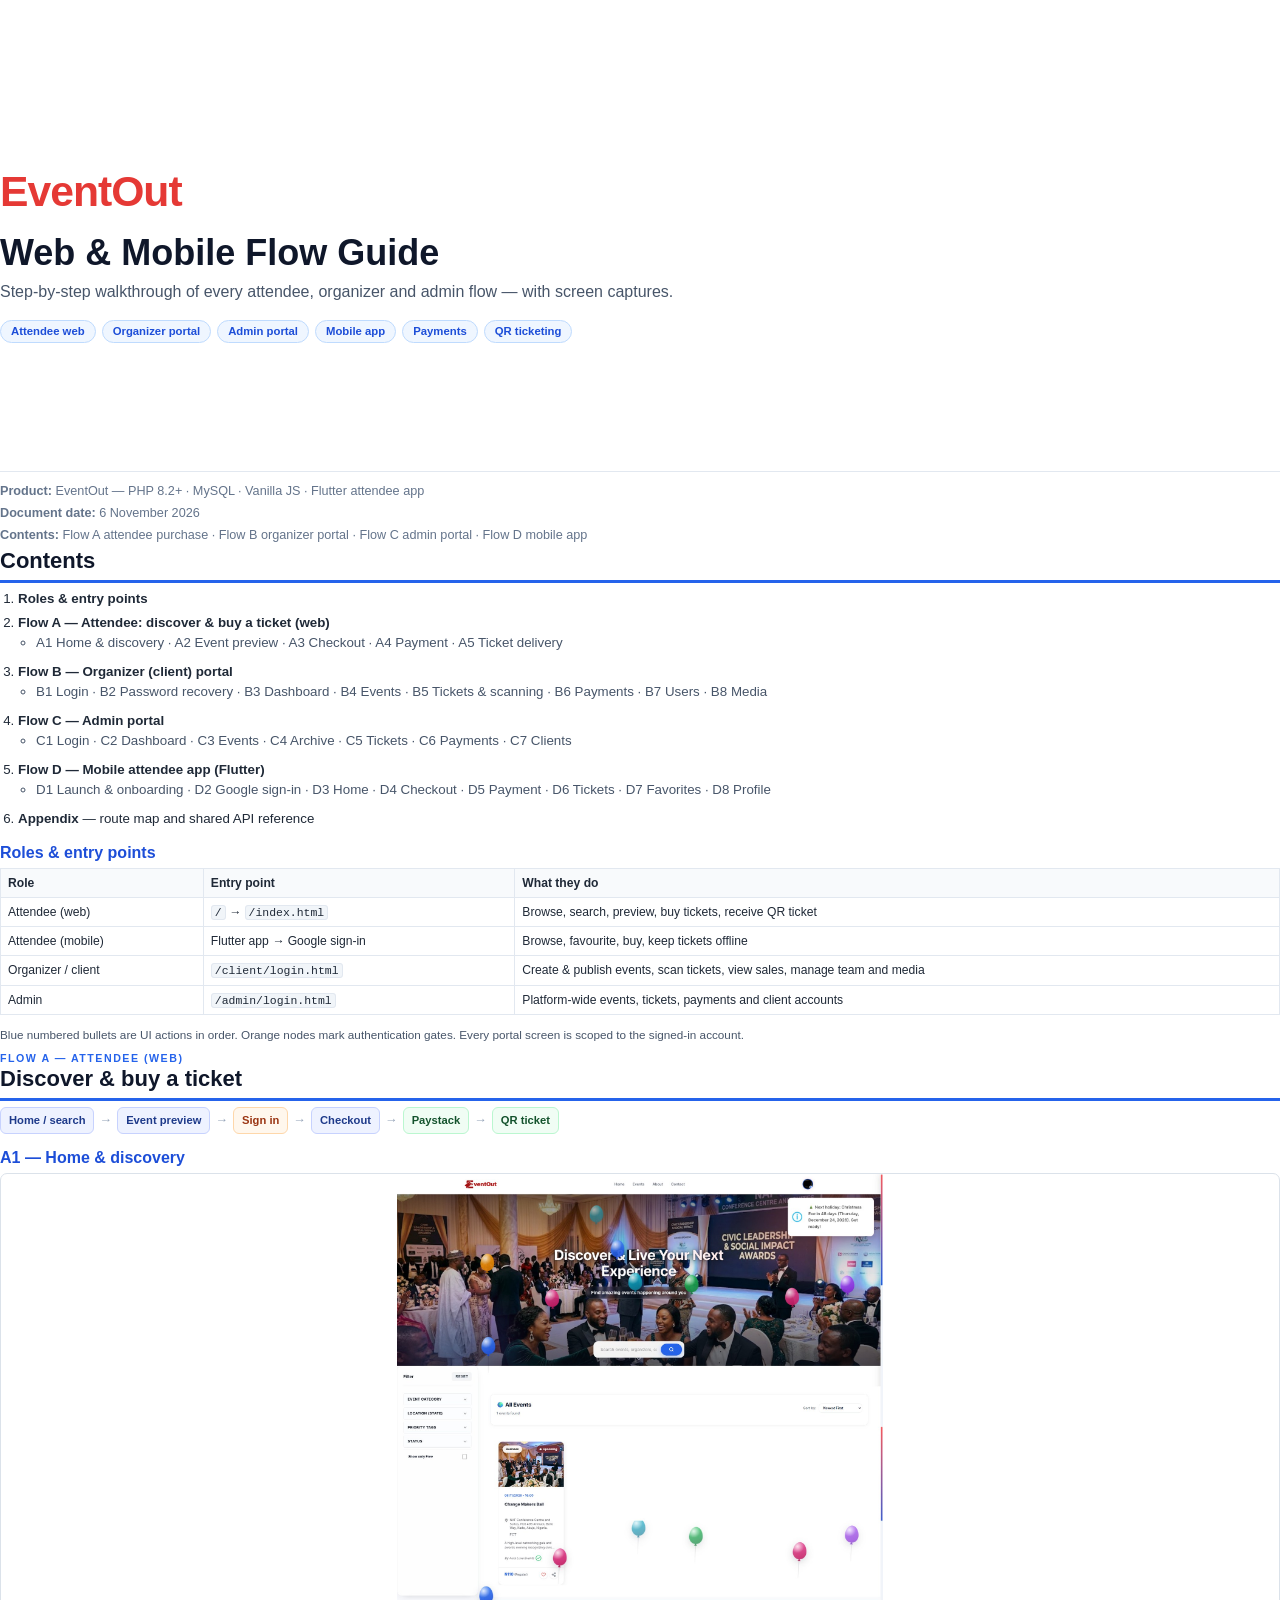
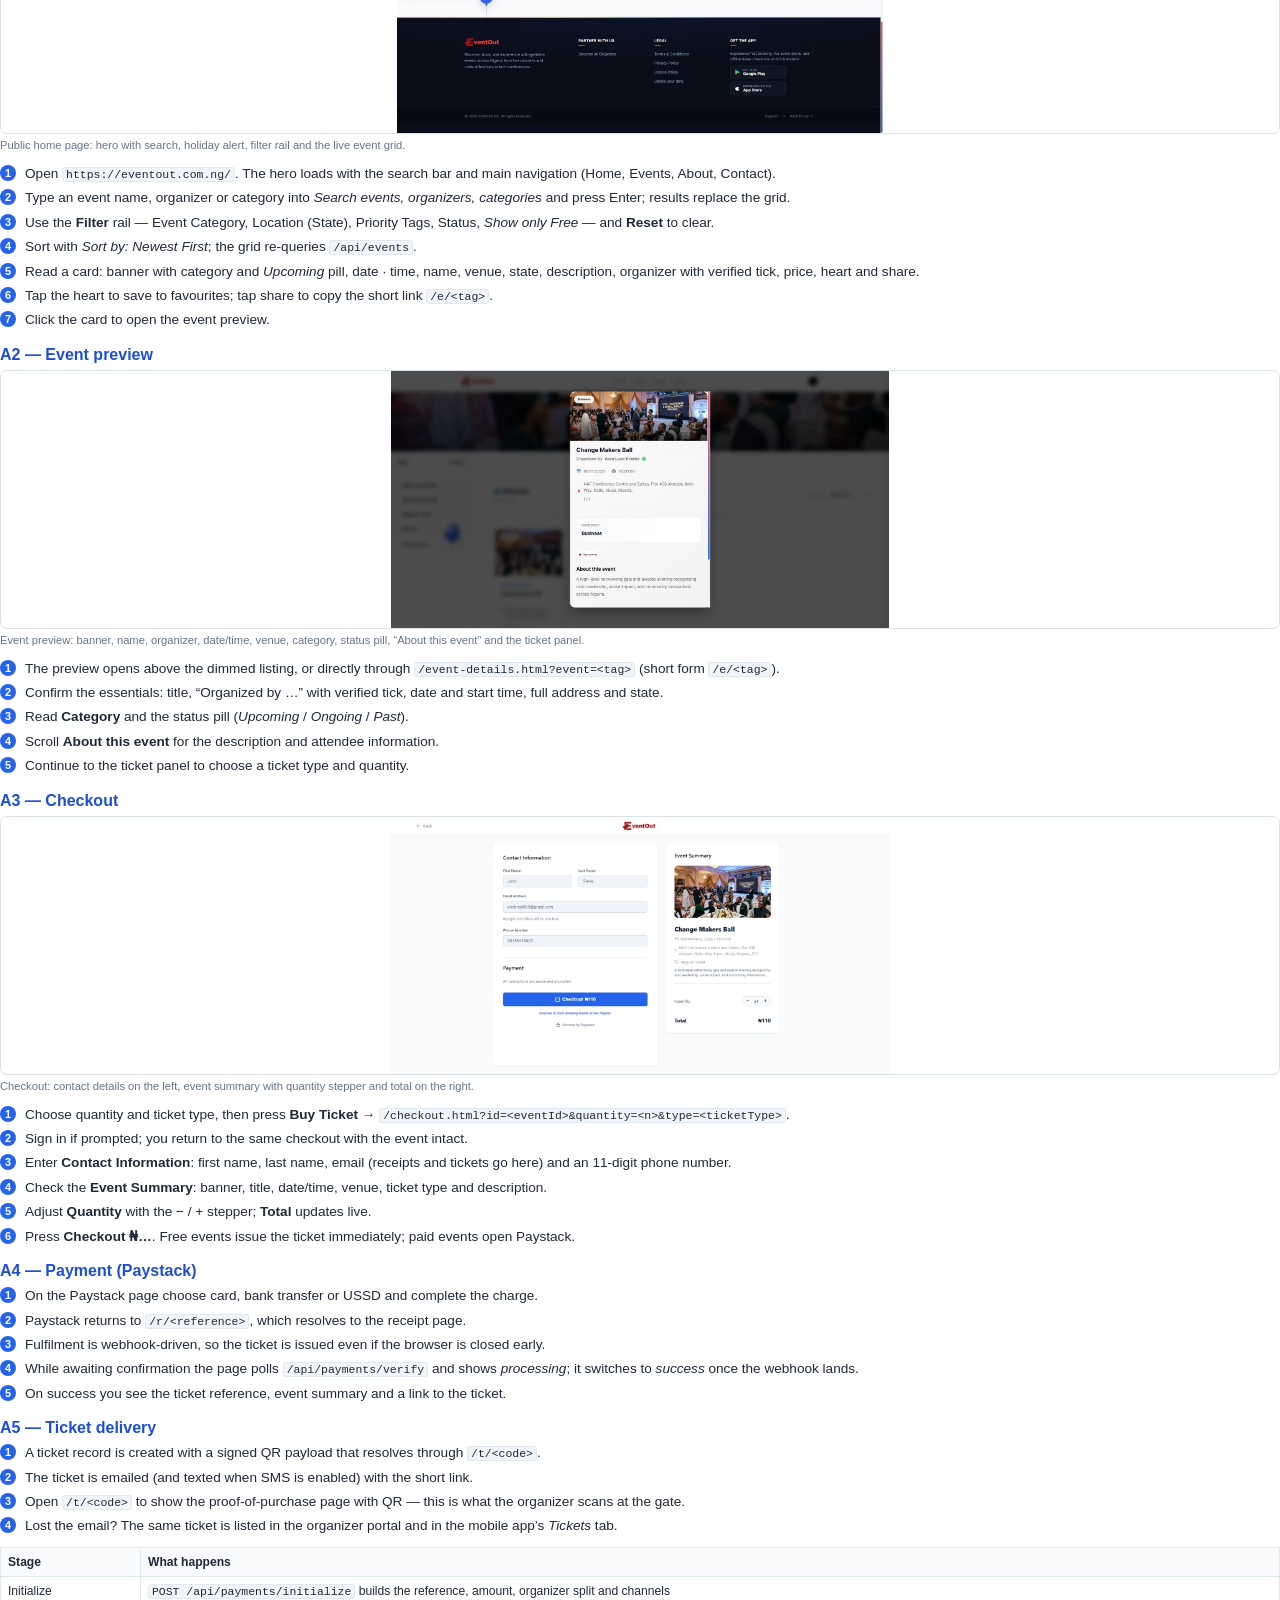
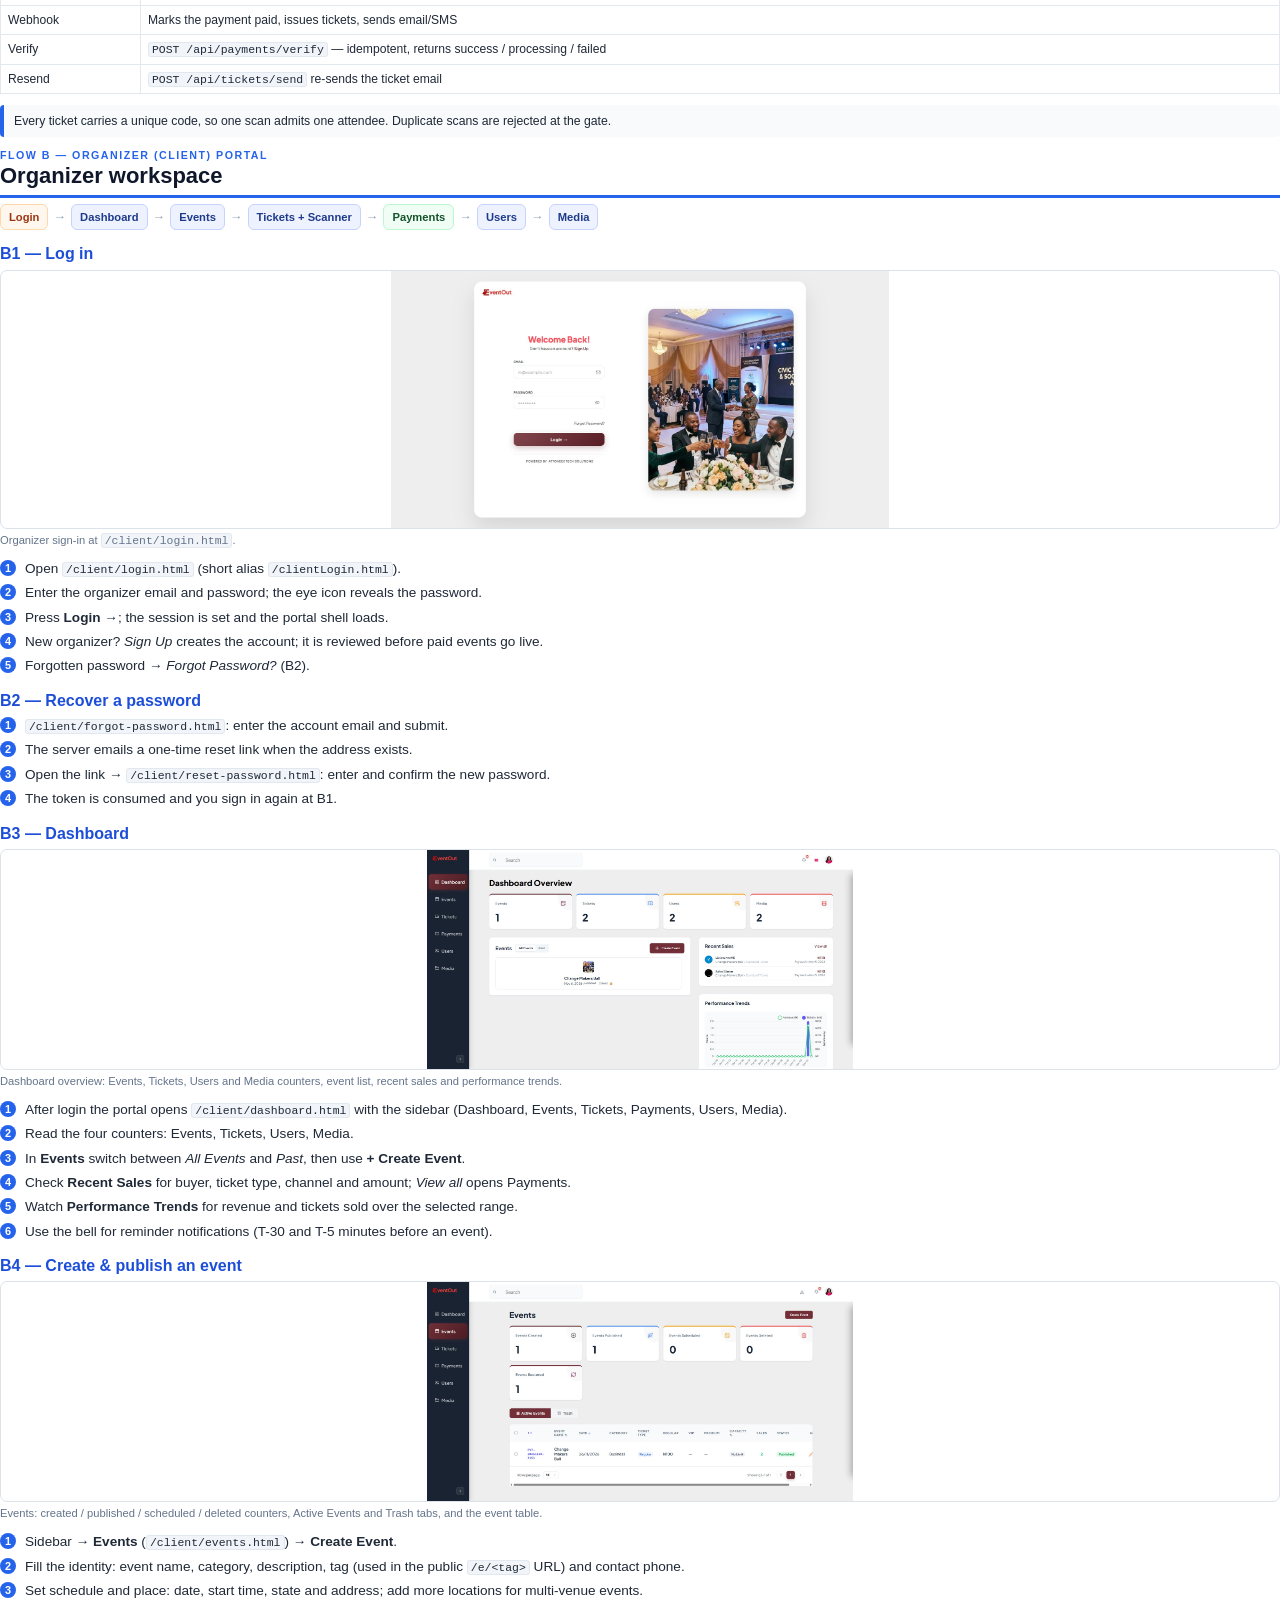
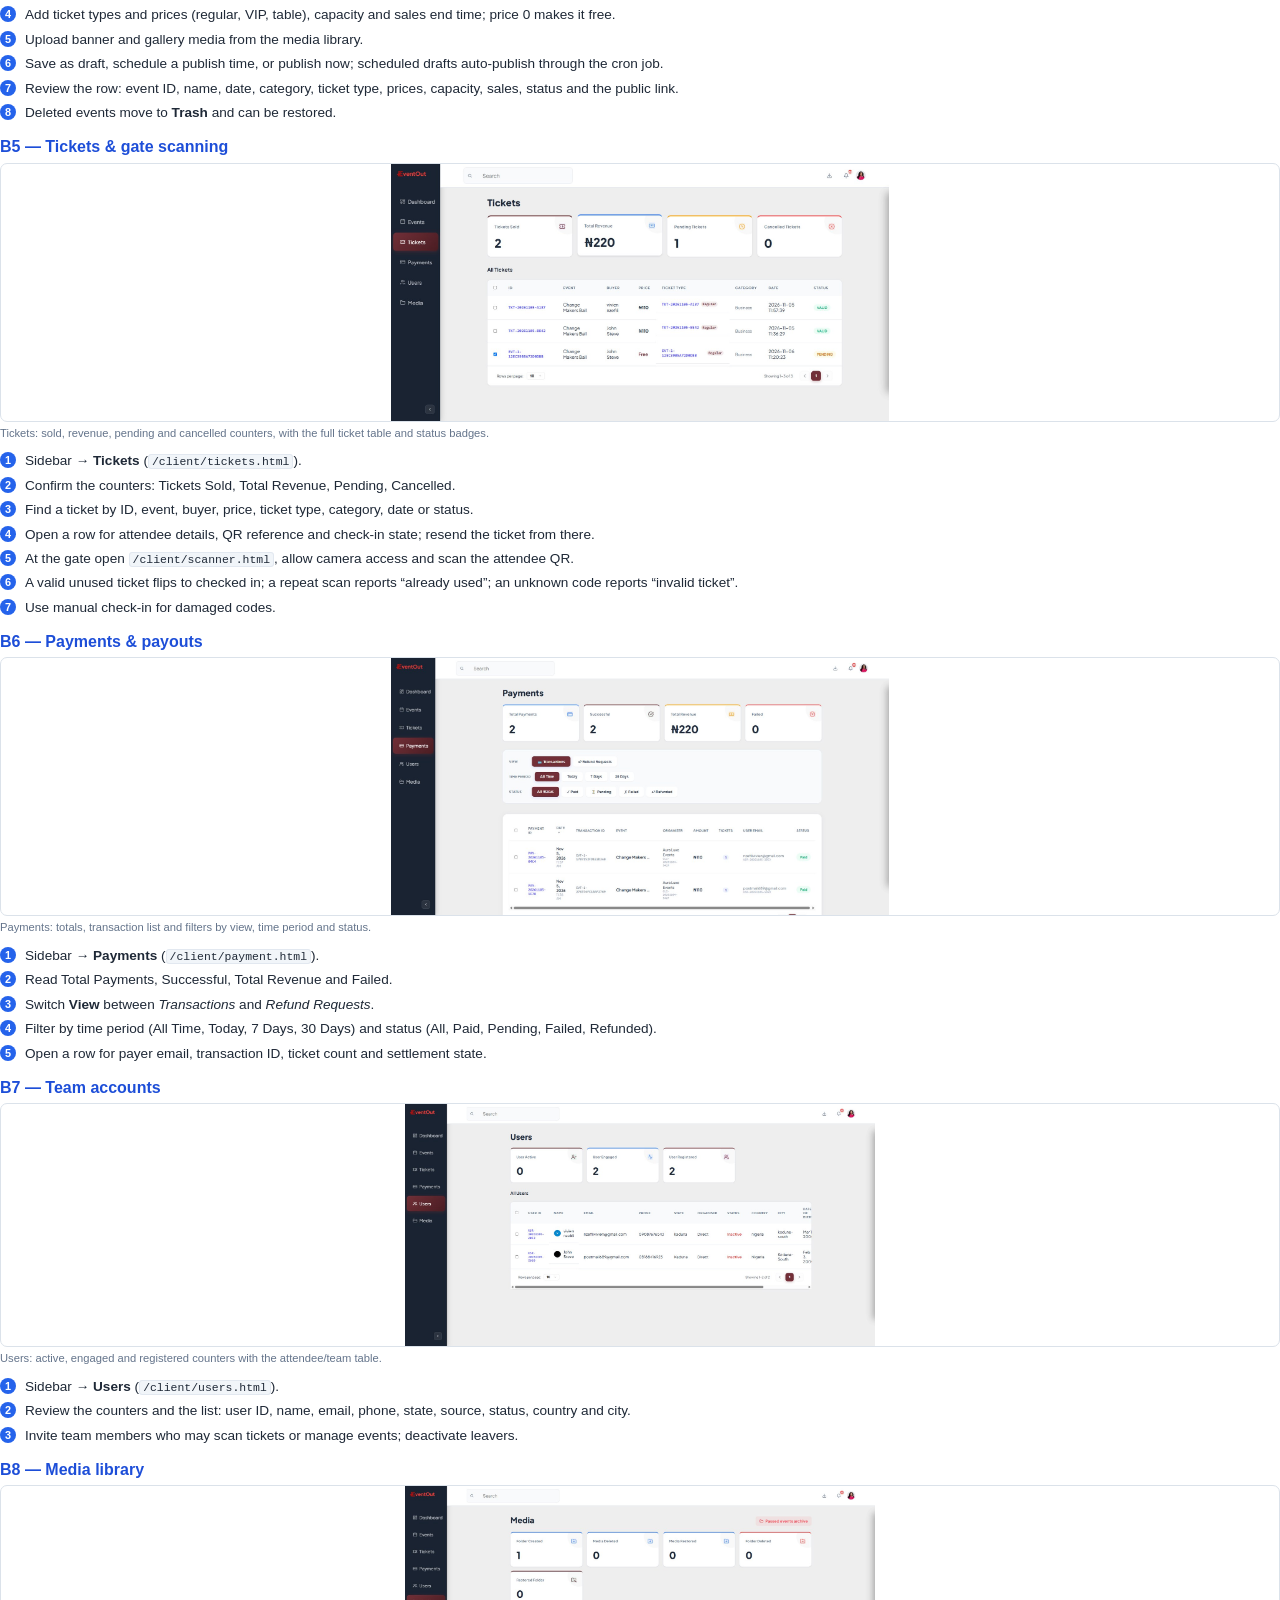
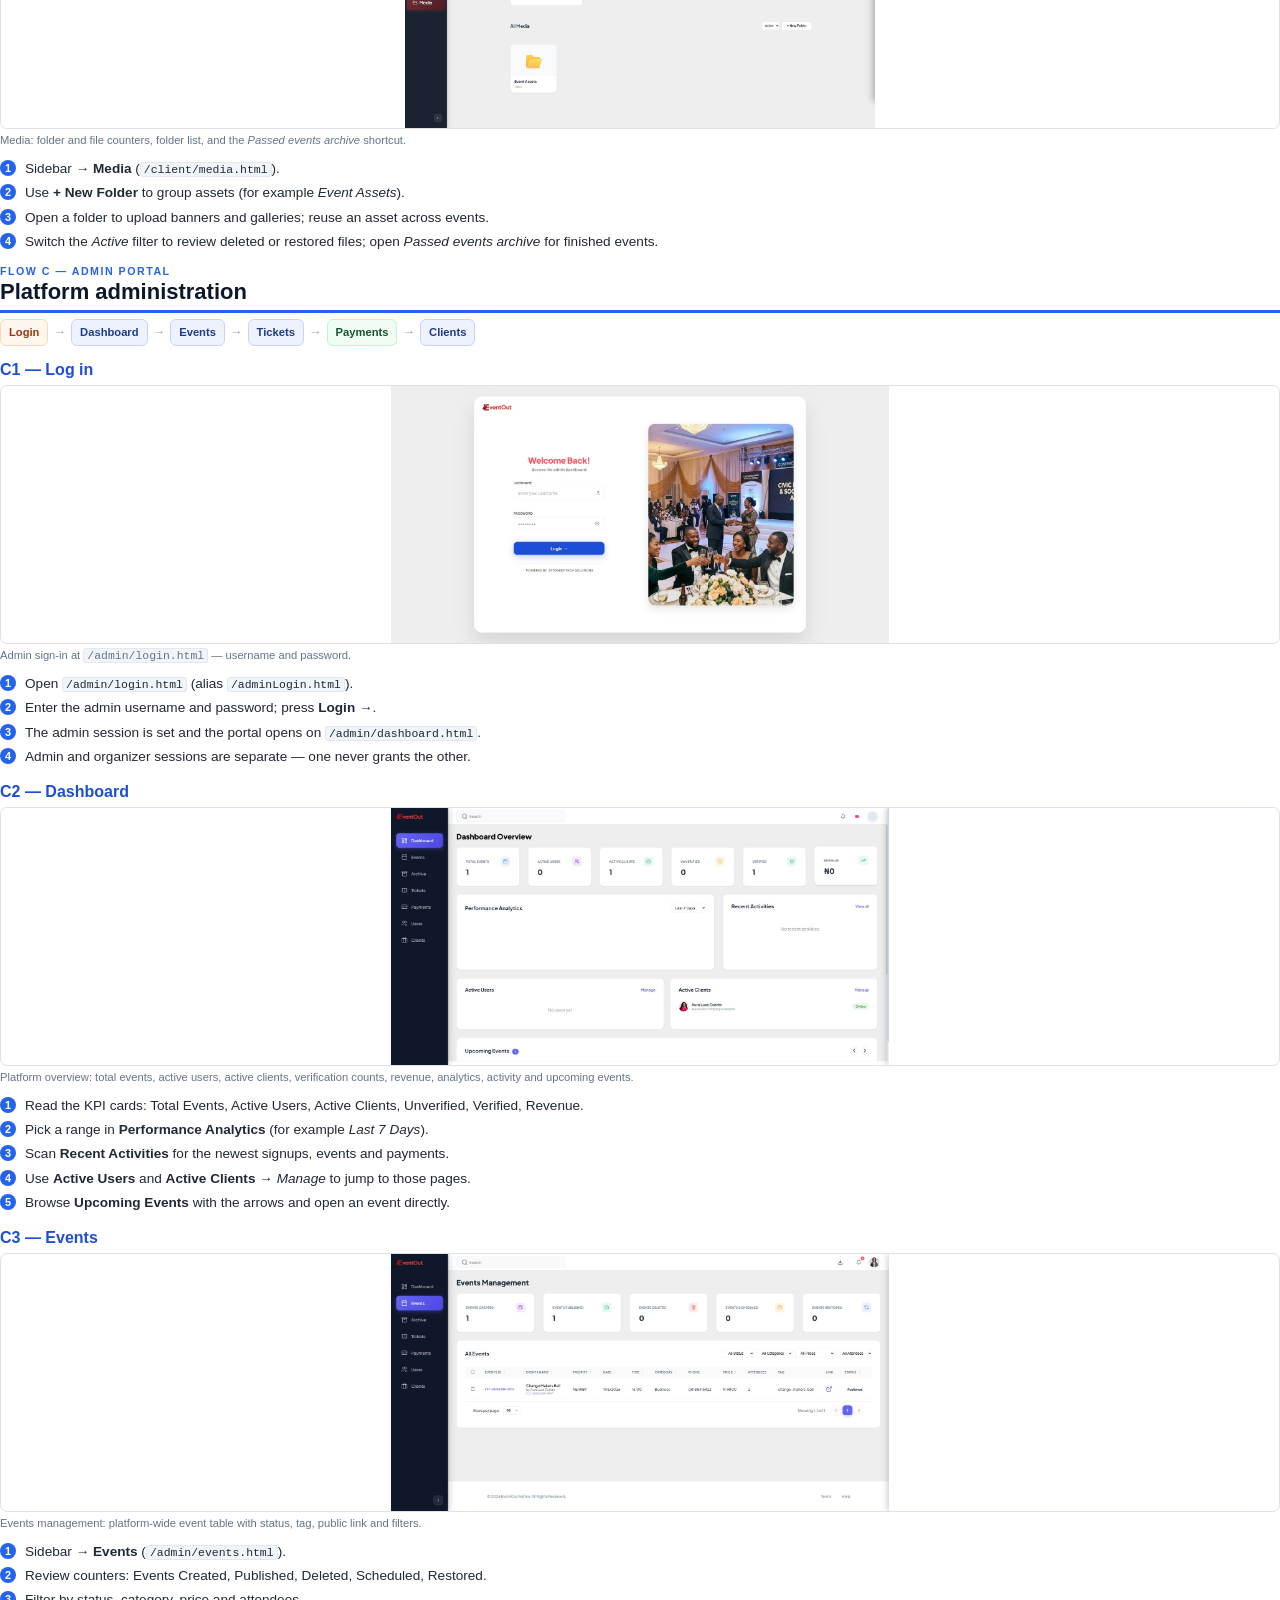
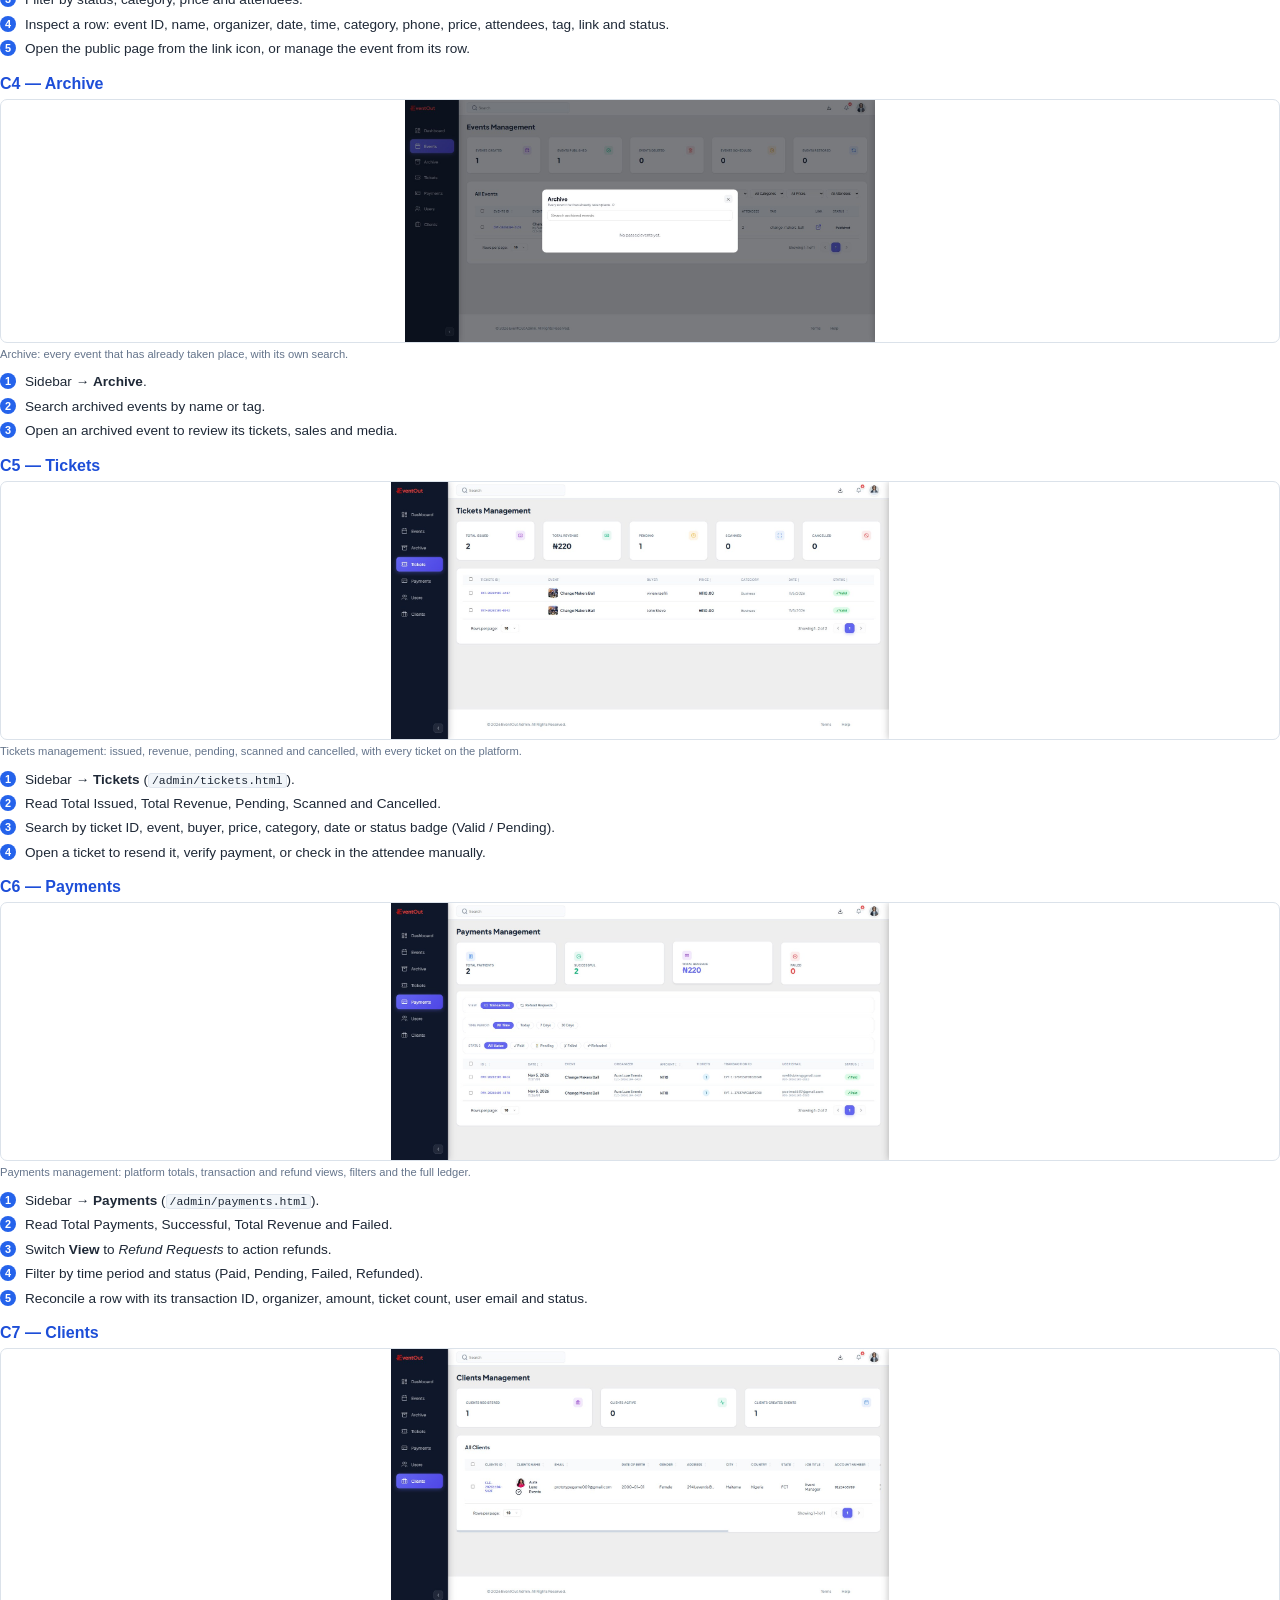
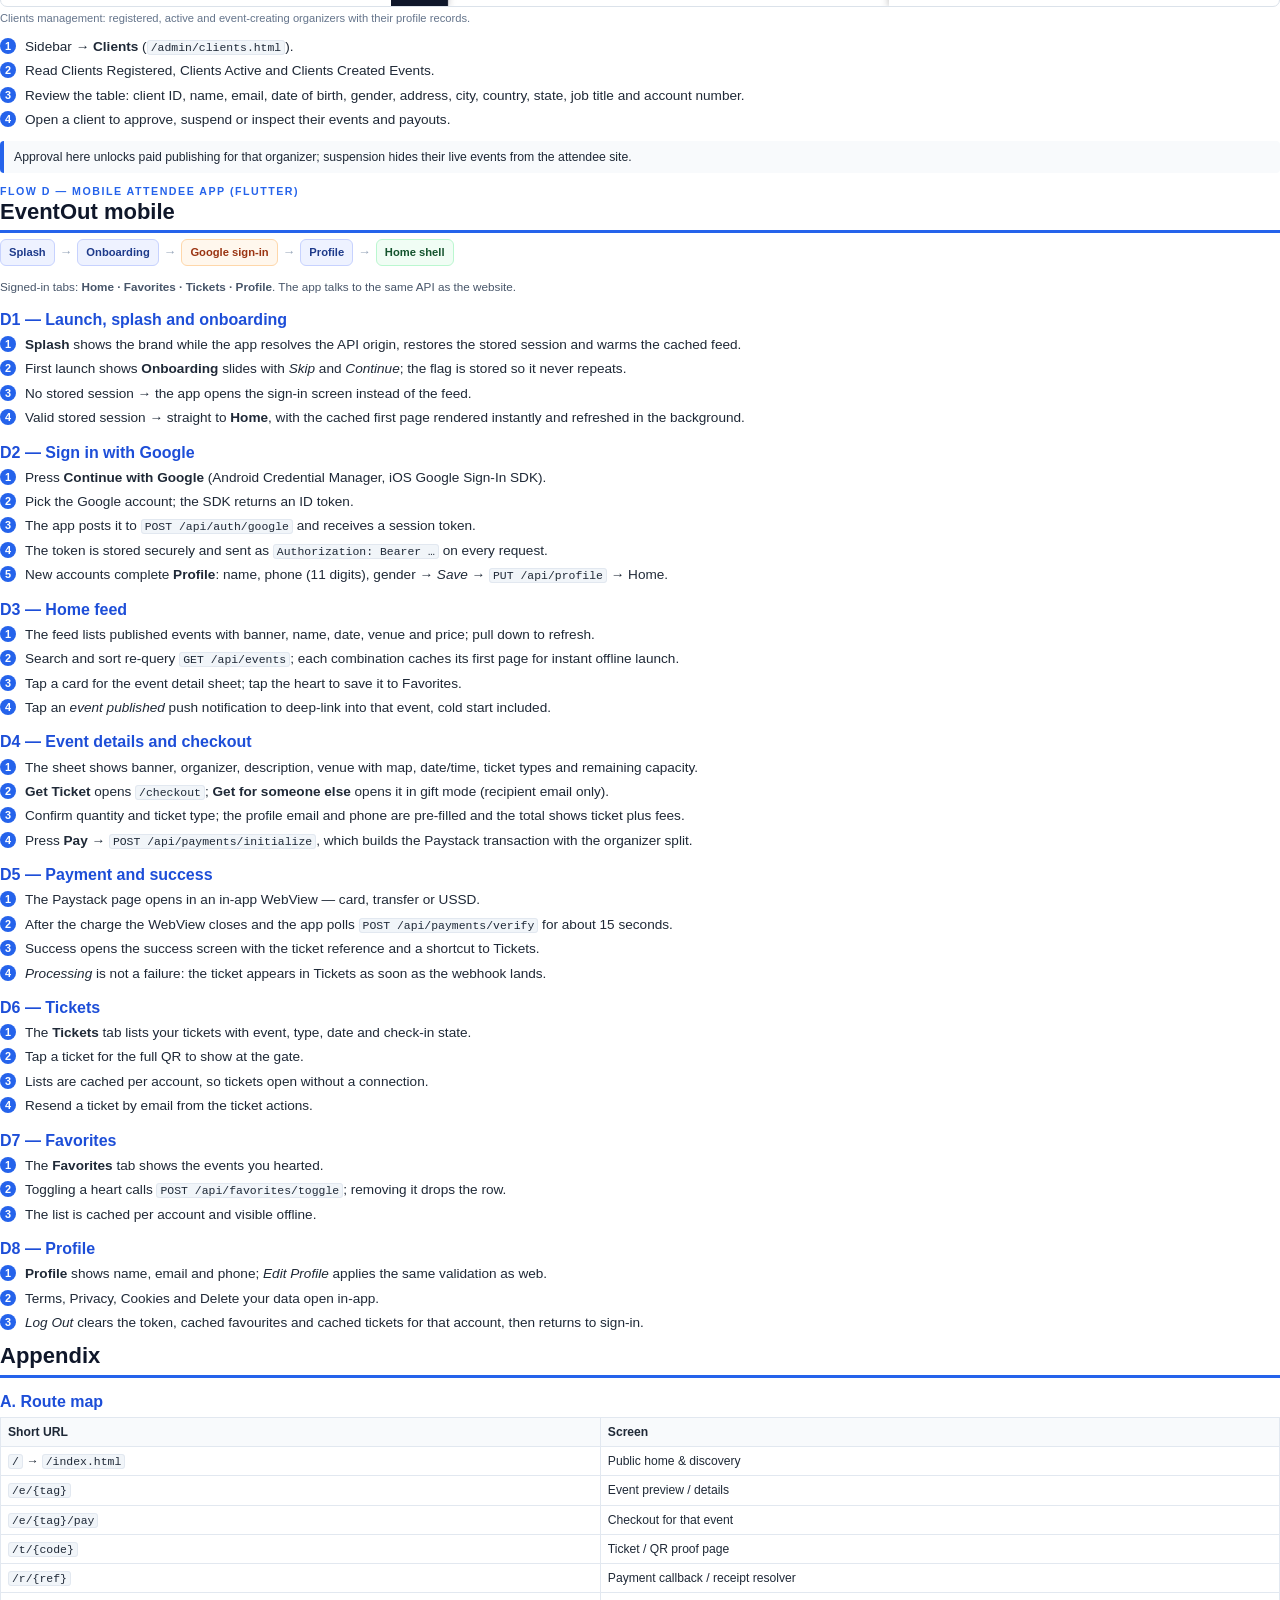
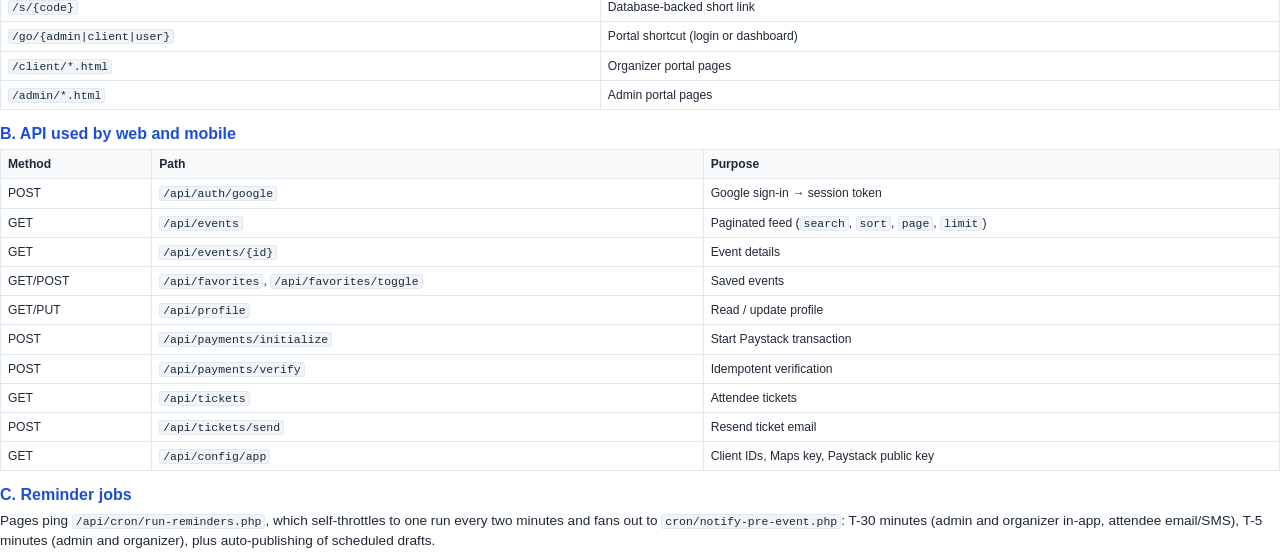
<file: docs/flows/eventout-flows.html>
<!doctype html>
<html lang="en">
<head>
<meta charset="utf-8" />
<title>EventOut — Web &amp; Mobile Flow Guide</title>
<style>
  @page { size: A4; margin: 14mm 13mm 16mm; }
  * { box-sizing: border-box; }
  body {
    font-family: "Segoe UI", Arial, sans-serif;
    color: #1f2937; font-size: 10.2pt; line-height: 1.5; margin: 0;
    -webkit-print-color-adjust: exact; print-color-adjust: exact;
  }
  h1, h2, h3, h4 { color: #0f172a; margin: 0 0 6px; line-height: 1.2; break-after: avoid; }
  h2 { font-size: 16.5pt; border-bottom: 3px solid #2563eb; padding-bottom: 5px; margin-top: 0; }
  h3 { font-size: 12pt; margin-top: 14px; color: #1d4ed8; }
  p { margin: 0 0 7px; }
  ul, ol { margin: 0 0 9px; padding-left: 18px; }
  li { margin-bottom: 2px; }
  code { background: #f1f5f9; border: 1px solid #e2e8f0; border-radius: 3px; padding: 0 3px; font-size: 8.6pt; }
  .page { page-break-after: always; }
  .page:last-child { page-break-after: auto; }
  .cover { padding-top: 42mm; }
  .cover .brand { color: #e53935; font-size: 32pt; font-weight: 800; letter-spacing: -1px; }
  .cover h1 { font-size: 27pt; margin: 8px 0 6px; }
  .cover .sub { color: #475569; font-size: 12pt; }
  .cover .meta { margin-top: 34mm; font-size: 9.5pt; color: #64748b; border-top: 1px solid #e2e8f0; padding-top: 10px; }
  .cover .meta p { margin: 0 0 3px; }
  .badge { display: inline-block; background: #eff6ff; color: #1d4ed8; border: 1px solid #bfdbfe;
           border-radius: 999px; padding: 2px 10px; font-size: 8.5pt; font-weight: 600; margin-right: 6px; }
  .shot { border: 1px solid #dbe2ea; border-radius: 7px; overflow: hidden; margin: 6px 0 3px; background: #fff;
          break-inside: avoid; text-align: center; }
  .shot img { display: block; width: auto; max-width: 100%; max-height: 68mm; margin: 0 auto; }
  .shot.tall img { max-height: 148mm; }
  .shot.half img { max-height: 64mm; }
  .shot.lg img { max-height: 74mm; }
  .shot.md img { max-height: 58mm; }
  .cap { font-size: 8.4pt; color: #64748b; margin: 2px 0 10px; }
  table { width: 100%; border-collapse: collapse; margin: 6px 0 11px; font-size: 9.1pt; }
  th, td { border: 1px solid #e2e8f0; padding: 5px 7px; vertical-align: top; text-align: left; }
  th { background: #f8fafc; font-weight: 600; }
  .steps { counter-reset: s; list-style: none; padding: 0; margin: 6px 0 10px; }
  .steps > li { counter-increment: s; position: relative; padding-left: 25px; margin-bottom: 4px; break-inside: avoid; }
  .steps > li::before {
    content: counter(s); position: absolute; left: 0; top: 1px;
    width: 16px; height: 16px; border-radius: 50%; background: #2563eb; color: #fff;
    font-size: 8.2pt; font-weight: 700; text-align: center; line-height: 16px;
  }
  .note { background: #f8fafc; border-left: 4px solid #2563eb; padding: 7px 10px; font-size: 9.2pt; margin: 7px 0 10px; border-radius: 4px; }
  .flow { display: flex; flex-wrap: wrap; gap: 5px; align-items: center; margin: 6px 0 12px; }
  .node { border: 1.5px solid #c7d2fe; background: #eef2ff; color: #1e3a8a; border-radius: 6px;
          padding: 4px 8px; font-size: 8.4pt; font-weight: 600; }
  .node.alt { border-color: #bbf7d0; background: #f0fdf4; color: #14532d; }
  .node.auth { border-color: #fed7aa; background: #fff7ed; color: #9a3412; }
  .arrow { color: #94a3b8; font-size: 9.5pt; }
  .toc li { margin-bottom: 4px; font-size: 10pt; }
  .kicker { text-transform: uppercase; letter-spacing: 1.5px; font-size: 8pt; color: #2563eb; font-weight: 700; }
  .small { font-size: 8.8pt; color: #475569; }
</style>
</head>
<body>

<!-- COVER -->
<section class="page cover">
  <div class="brand">EventOut</div>
  <h1>Web &amp; Mobile Flow Guide</h1>
  <p class="sub">Step-by-step walkthrough of every attendee, organizer and admin flow — with screen captures.</p>
  <p class="sub" style="margin-top:14px">
    <span class="badge">Attendee web</span><span class="badge">Organizer portal</span><span class="badge">Admin portal</span><span class="badge">Mobile app</span><span class="badge">Payments</span><span class="badge">QR ticketing</span>
  </p>
  <div class="meta">
    <p><strong>Product:</strong> EventOut — PHP 8.2+ · MySQL · Vanilla JS · Flutter attendee app</p>
    <p><strong>Document date:</strong> 6 November 2026</p>
    <p><strong>Contents:</strong> Flow A attendee purchase · Flow B organizer portal · Flow C admin portal · Flow D mobile app</p>
  </div>
</section>

<!-- CONTENTS -->
<section class="page">
  <h2>Contents</h2>
  <ol class="toc">
    <li><strong>Roles &amp; entry points</strong></li>
    <li><strong>Flow A — Attendee: discover &amp; buy a ticket (web)</strong>
      <ul class="small"><li>A1 Home &amp; discovery · A2 Event preview · A3 Checkout · A4 Payment · A5 Ticket delivery</li></ul>
    </li>
    <li><strong>Flow B — Organizer (client) portal</strong>
      <ul class="small"><li>B1 Login · B2 Password recovery · B3 Dashboard · B4 Events · B5 Tickets &amp; scanning · B6 Payments · B7 Users · B8 Media</li></ul>
    </li>
    <li><strong>Flow C — Admin portal</strong>
      <ul class="small"><li>C1 Login · C2 Dashboard · C3 Events · C4 Archive · C5 Tickets · C6 Payments · C7 Clients</li></ul>
    </li>
    <li><strong>Flow D — Mobile attendee app (Flutter)</strong>
      <ul class="small"><li>D1 Launch &amp; onboarding · D2 Google sign-in · D3 Home · D4 Checkout · D5 Payment · D6 Tickets · D7 Favorites · D8 Profile</li></ul>
    </li>
    <li><strong>Appendix</strong> — route map and shared API reference</li>
  </ol>

  <h3>Roles &amp; entry points</h3>
  <table>
    <tr><th>Role</th><th>Entry point</th><th>What they do</th></tr>
    <tr><td>Attendee (web)</td><td><code>/</code> → <code>/index.html</code></td><td>Browse, search, preview, buy tickets, receive QR ticket</td></tr>
    <tr><td>Attendee (mobile)</td><td>Flutter app → Google sign-in</td><td>Browse, favourite, buy, keep tickets offline</td></tr>
    <tr><td>Organizer / client</td><td><code>/client/login.html</code></td><td>Create &amp; publish events, scan tickets, view sales, manage team and media</td></tr>
    <tr><td>Admin</td><td><code>/admin/login.html</code></td><td>Platform-wide events, tickets, payments and client accounts</td></tr>
  </table>
  <p class="small">Blue numbered bullets are UI actions in order. Orange nodes mark authentication gates. Every portal screen is scoped to the signed-in account.</p>
</section>

<!-- FLOW A -->
<section class="page">
  <div class="kicker">Flow A — Attendee (web)</div>
  <h2>Discover &amp; buy a ticket</h2>
  <div class="flow">
    <span class="node">Home / search</span><span class="arrow">→</span>
    <span class="node">Event preview</span><span class="arrow">→</span>
    <span class="node auth">Sign in</span><span class="arrow">→</span>
    <span class="node">Checkout</span><span class="arrow">→</span>
    <span class="node alt">Paystack</span><span class="arrow">→</span>
    <span class="node alt">QR ticket</span>
  </div>

  <h3>A1 — Home &amp; discovery</h3>
  <div class="shot tall"><img src="img/users-homepage.jpg" alt="EventOut home page" /></div>
  <p class="cap">Public home page: hero with search, holiday alert, filter rail and the live event grid.</p>
  <ol class="steps">
    <li>Open <code>https://eventout.com.ng/</code>. The hero loads with the search bar and main navigation (Home, Events, About, Contact).</li>
    <li>Type an event name, organizer or category into <em>Search events, organizers, categories</em> and press Enter; results replace the grid.</li>
    <li>Use the <strong>Filter</strong> rail — Event Category, Location (State), Priority Tags, Status, <em>Show only Free</em> — and <strong>Reset</strong> to clear.</li>
    <li>Sort with <em>Sort by: Newest First</em>; the grid re-queries <code>/api/events</code>.</li>
    <li>Read a card: banner with category and <em>Upcoming</em> pill, date · time, name, venue, state, description, organizer with verified tick, price, heart and share.</li>
    <li>Tap the heart to save to favourites; tap share to copy the short link <code>/e/&lt;tag&gt;</code>.</li>
    <li>Click the card to open the event preview.</li>
  </ol>
</section>

<section class="page">
  <h3>A2 — Event preview</h3>
  <div class="shot"><img src="img/users-homepage-event-preview-modal.jpg" alt="Event preview" /></div>
  <p class="cap">Event preview: banner, name, organizer, date/time, venue, category, status pill, “About this event” and the ticket panel.</p>
  <ol class="steps">
    <li>The preview opens above the dimmed listing, or directly through <code>/event-details.html?event=&lt;tag&gt;</code> (short form <code>/e/&lt;tag&gt;</code>).</li>
    <li>Confirm the essentials: title, “Organized by …” with verified tick, date and start time, full address and state.</li>
    <li>Read <strong>Category</strong> and the status pill (<em>Upcoming</em> / <em>Ongoing</em> / <em>Past</em>).</li>
    <li>Scroll <strong>About this event</strong> for the description and attendee information.</li>
    <li>Continue to the ticket panel to choose a ticket type and quantity.</li>
  </ol>

  <h3>A3 — Checkout</h3>
  <div class="shot"><img src="img/checkout-page.jpg" alt="Checkout page" /></div>
  <p class="cap">Checkout: contact details on the left, event summary with quantity stepper and total on the right.</p>
  <ol class="steps">
    <li>Choose quantity and ticket type, then press <strong>Buy Ticket</strong> → <code>/checkout.html?id=&lt;eventId&gt;&amp;quantity=&lt;n&gt;&amp;type=&lt;ticketType&gt;</code>.</li>
    <li>Sign in if prompted; you return to the same checkout with the event intact.</li>
    <li>Enter <strong>Contact Information</strong>: first name, last name, email (receipts and tickets go here) and an 11-digit phone number.</li>
    <li>Check the <strong>Event Summary</strong>: banner, title, date/time, venue, ticket type and description.</li>
    <li>Adjust <strong>Quantity</strong> with the − / + stepper; <strong>Total</strong> updates live.</li>
    <li>Press <strong>Checkout ₦…</strong>. Free events issue the ticket immediately; paid events open Paystack.</li>
  </ol>
</section>

<section class="page">
  <h3>A4 — Payment (Paystack)</h3>
  <ol class="steps">
    <li>On the Paystack page choose card, bank transfer or USSD and complete the charge.</li>
    <li>Paystack returns to <code>/r/&lt;reference&gt;</code>, which resolves to the receipt page.</li>
    <li>Fulfilment is webhook-driven, so the ticket is issued even if the browser is closed early.</li>
    <li>While awaiting confirmation the page polls <code>/api/payments/verify</code> and shows <em>processing</em>; it switches to <em>success</em> once the webhook lands.</li>
    <li>On success you see the ticket reference, event summary and a link to the ticket.</li>
  </ol>

  <h3>A5 — Ticket delivery</h3>
  <ol class="steps">
    <li>A ticket record is created with a signed QR payload that resolves through <code>/t/&lt;code&gt;</code>.</li>
    <li>The ticket is emailed (and texted when SMS is enabled) with the short link.</li>
    <li>Open <code>/t/&lt;code&gt;</code> to show the proof-of-purchase page with QR — this is what the organizer scans at the gate.</li>
    <li>Lost the email? The same ticket is listed in the organizer portal and in the mobile app’s <em>Tickets</em> tab.</li>
  </ol>
  <table>
    <tr><th>Stage</th><th>What happens</th></tr>
    <tr><td>Initialize</td><td><code>POST /api/payments/initialize</code> builds the reference, amount, organizer split and channels</td></tr>
    <tr><td>Webhook</td><td>Marks the payment paid, issues tickets, sends email/SMS</td></tr>
    <tr><td>Verify</td><td><code>POST /api/payments/verify</code> — idempotent, returns success / processing / failed</td></tr>
    <tr><td>Resend</td><td><code>POST /api/tickets/send</code> re-sends the ticket email</td></tr>
  </table>
  <div class="note">Every ticket carries a unique code, so one scan admits one attendee. Duplicate scans are rejected at the gate.</div>
</section>

<!-- FLOW B -->
<section class="page">
  <div class="kicker">Flow B — Organizer (client) portal</div>
  <h2>Organizer workspace</h2>
  <div class="flow">
    <span class="node auth">Login</span><span class="arrow">→</span>
    <span class="node">Dashboard</span><span class="arrow">→</span>
    <span class="node">Events</span><span class="arrow">→</span>
    <span class="node">Tickets + Scanner</span><span class="arrow">→</span>
    <span class="node alt">Payments</span><span class="arrow">→</span>
    <span class="node">Users</span><span class="arrow">→</span>
    <span class="node">Media</span>
  </div>

  <h3>B1 — Log in</h3>
  <div class="shot"><img src="img/client-login.jpg" alt="Organizer portal login" /></div>
  <p class="cap">Organizer sign-in at <code>/client/login.html</code>.</p>
  <ol class="steps">
    <li>Open <code>/client/login.html</code> (short alias <code>/clientLogin.html</code>).</li>
    <li>Enter the organizer email and password; the eye icon reveals the password.</li>
    <li>Press <strong>Login →</strong>; the session is set and the portal shell loads.</li>
    <li>New organizer? <em>Sign Up</em> creates the account; it is reviewed before paid events go live.</li>
    <li>Forgotten password → <em>Forgot Password?</em> (B2).</li>
  </ol>

  <h3>B2 — Recover a password</h3>
  <ol class="steps">
    <li><code>/client/forgot-password.html</code>: enter the account email and submit.</li>
    <li>The server emails a one-time reset link when the address exists.</li>
    <li>Open the link → <code>/client/reset-password.html</code>: enter and confirm the new password.</li>
    <li>The token is consumed and you sign in again at B1.</li>
  </ol>
</section>

<section class="page">
  <h3>B3 — Dashboard</h3>
  <div class="shot md"><img src="img/client-dashboard.jpg" alt="Organizer dashboard" /></div>
  <p class="cap">Dashboard overview: Events, Tickets, Users and Media counters, event list, recent sales and performance trends.</p>
  <ol class="steps">
    <li>After login the portal opens <code>/client/dashboard.html</code> with the sidebar (Dashboard, Events, Tickets, Payments, Users, Media).</li>
    <li>Read the four counters: Events, Tickets, Users, Media.</li>
    <li>In <strong>Events</strong> switch between <em>All Events</em> and <em>Past</em>, then use <strong>+ Create Event</strong>.</li>
    <li>Check <strong>Recent Sales</strong> for buyer, ticket type, channel and amount; <em>View all</em> opens Payments.</li>
    <li>Watch <strong>Performance Trends</strong> for revenue and tickets sold over the selected range.</li>
    <li>Use the bell for reminder notifications (T-30 and T-5 minutes before an event).</li>
  </ol>

  <h3>B4 — Create &amp; publish an event</h3>
  <div class="shot md"><img src="img/client-dashboard-events.jpg" alt="Organizer events management" /></div>
  <p class="cap">Events: created / published / scheduled / deleted counters, Active Events and Trash tabs, and the event table.</p>
  <ol class="steps">
    <li>Sidebar → <strong>Events</strong> (<code>/client/events.html</code>) → <strong>Create Event</strong>.</li>
    <li>Fill the identity: event name, category, description, tag (used in the public <code>/e/&lt;tag&gt;</code> URL) and contact phone.</li>
    <li>Set schedule and place: date, start time, state and address; add more locations for multi-venue events.</li>
    <li>Add ticket types and prices (regular, VIP, table), capacity and sales end time; price 0 makes it free.</li>
    <li>Upload banner and gallery media from the media library.</li>
    <li>Save as draft, schedule a publish time, or publish now; scheduled drafts auto-publish through the cron job.</li>
    <li>Review the row: event ID, name, date, category, ticket type, prices, capacity, sales, status and the public link.</li>
    <li>Deleted events move to <strong>Trash</strong> and can be restored.</li>
  </ol>
</section>

<section class="page">
  <h3>B5 — Tickets &amp; gate scanning</h3>
  <div class="shot"><img src="img/client-dashboard-tickets.jpg" alt="Organizer tickets" /></div>
  <p class="cap">Tickets: sold, revenue, pending and cancelled counters, with the full ticket table and status badges.</p>
  <ol class="steps">
    <li>Sidebar → <strong>Tickets</strong> (<code>/client/tickets.html</code>).</li>
    <li>Confirm the counters: Tickets Sold, Total Revenue, Pending, Cancelled.</li>
    <li>Find a ticket by ID, event, buyer, price, ticket type, category, date or status.</li>
    <li>Open a row for attendee details, QR reference and check-in state; resend the ticket from there.</li>
    <li>At the gate open <code>/client/scanner.html</code>, allow camera access and scan the attendee QR.</li>
    <li>A valid unused ticket flips to checked in; a repeat scan reports “already used”; an unknown code reports “invalid ticket”.</li>
    <li>Use manual check-in for damaged codes.</li>
  </ol>

  <h3>B6 — Payments &amp; payouts</h3>
  <div class="shot"><img src="img/client-dashboard-payments.jpg" alt="Organizer payments" /></div>
  <p class="cap">Payments: totals, transaction list and filters by view, time period and status.</p>
  <ol class="steps">
    <li>Sidebar → <strong>Payments</strong> (<code>/client/payment.html</code>).</li>
    <li>Read Total Payments, Successful, Total Revenue and Failed.</li>
    <li>Switch <strong>View</strong> between <em>Transactions</em> and <em>Refund Requests</em>.</li>
    <li>Filter by time period (All Time, Today, 7 Days, 30 Days) and status (All, Paid, Pending, Failed, Refunded).</li>
    <li>Open a row for payer email, transaction ID, ticket count and settlement state.</li>
  </ol>
</section>

<section class="page">
  <h3>B7 — Team accounts</h3>
  <div class="shot half"><img src="img/client-dashboard-users.jpg" alt="Organizer users" /></div>
  <p class="cap">Users: active, engaged and registered counters with the attendee/team table.</p>
  <ol class="steps">
    <li>Sidebar → <strong>Users</strong> (<code>/client/users.html</code>).</li>
    <li>Review the counters and the list: user ID, name, email, phone, state, source, status, country and city.</li>
    <li>Invite team members who may scan tickets or manage events; deactivate leavers.</li>
  </ol>

  <h3>B8 — Media library</h3>
  <div class="shot half"><img src="img/client-dashboard-media.jpg" alt="Organizer media library" /></div>
  <p class="cap">Media: folder and file counters, folder list, and the <em>Passed events archive</em> shortcut.</p>
  <ol class="steps">
    <li>Sidebar → <strong>Media</strong> (<code>/client/media.html</code>).</li>
    <li>Use <strong>+ New Folder</strong> to group assets (for example <em>Event Assets</em>).</li>
    <li>Open a folder to upload banners and galleries; reuse an asset across events.</li>
    <li>Switch the <em>Active</em> filter to review deleted or restored files; open <em>Passed events archive</em> for finished events.</li>
  </ol>
</section>

<!-- FLOW C -->
<section class="page">
  <div class="kicker">Flow C — Admin portal</div>
  <h2>Platform administration</h2>
  <div class="flow">
    <span class="node auth">Login</span><span class="arrow">→</span>
    <span class="node">Dashboard</span><span class="arrow">→</span>
    <span class="node">Events</span><span class="arrow">→</span>
    <span class="node">Tickets</span><span class="arrow">→</span>
    <span class="node alt">Payments</span><span class="arrow">→</span>
    <span class="node">Clients</span>
  </div>

  <h3>C1 — Log in</h3>
  <div class="shot"><img src="img/admin-login.jpg" alt="Admin login" /></div>
  <p class="cap">Admin sign-in at <code>/admin/login.html</code> — username and password.</p>
  <ol class="steps">
    <li>Open <code>/admin/login.html</code> (alias <code>/adminLogin.html</code>).</li>
    <li>Enter the admin username and password; press <strong>Login →</strong>.</li>
    <li>The admin session is set and the portal opens on <code>/admin/dashboard.html</code>.</li>
    <li>Admin and organizer sessions are separate — one never grants the other.</li>
  </ol>
</section>

<section class="page">
  <h3>C2 — Dashboard</h3>
  <div class="shot"><img src="img/admin-dashboard.jpg" alt="Admin dashboard" /></div>
  <p class="cap">Platform overview: total events, active users, active clients, verification counts, revenue, analytics, activity and upcoming events.</p>
  <ol class="steps">
    <li>Read the KPI cards: Total Events, Active Users, Active Clients, Unverified, Verified, Revenue.</li>
    <li>Pick a range in <strong>Performance Analytics</strong> (for example <em>Last 7 Days</em>).</li>
    <li>Scan <strong>Recent Activities</strong> for the newest signups, events and payments.</li>
    <li>Use <strong>Active Users</strong> and <strong>Active Clients</strong> → <em>Manage</em> to jump to those pages.</li>
    <li>Browse <strong>Upcoming Events</strong> with the arrows and open an event directly.</li>
  </ol>

  <h3>C3 — Events</h3>
  <div class="shot"><img src="img/admin-dashboard-events.jpg" alt="Admin events management" /></div>
  <p class="cap">Events management: platform-wide event table with status, tag, public link and filters.</p>
  <ol class="steps">
    <li>Sidebar → <strong>Events</strong> (<code>/admin/events.html</code>).</li>
    <li>Review counters: Events Created, Published, Deleted, Scheduled, Restored.</li>
    <li>Filter by status, category, price and attendees.</li>
    <li>Inspect a row: event ID, name, organizer, date, time, category, phone, price, attendees, tag, link and status.</li>
    <li>Open the public page from the link icon, or manage the event from its row.</li>
  </ol>
</section>

<section class="page">
  <h3>C4 — Archive</h3>
  <div class="shot half"><img src="img/admin-dashboard-archive.jpg" alt="Admin events archive" /></div>
  <p class="cap">Archive: every event that has already taken place, with its own search.</p>
  <ol class="steps">
    <li>Sidebar → <strong>Archive</strong>.</li>
    <li>Search archived events by name or tag.</li>
    <li>Open an archived event to review its tickets, sales and media.</li>
  </ol>

  <h3>C5 — Tickets</h3>
  <div class="shot"><img src="img/admin-dashboard-tickets.jpg" alt="Admin tickets" /></div>
  <p class="cap">Tickets management: issued, revenue, pending, scanned and cancelled, with every ticket on the platform.</p>
  <ol class="steps">
    <li>Sidebar → <strong>Tickets</strong> (<code>/admin/tickets.html</code>).</li>
    <li>Read Total Issued, Total Revenue, Pending, Scanned and Cancelled.</li>
    <li>Search by ticket ID, event, buyer, price, category, date or status badge (Valid / Pending).</li>
    <li>Open a ticket to resend it, verify payment, or check in the attendee manually.</li>
  </ol>
</section>

<section class="page">
  <h3>C6 — Payments</h3>
  <div class="shot"><img src="img/admin-dashboard-payments.jpg" alt="Admin payments" /></div>
  <p class="cap">Payments management: platform totals, transaction and refund views, filters and the full ledger.</p>
  <ol class="steps">
    <li>Sidebar → <strong>Payments</strong> (<code>/admin/payments.html</code>).</li>
    <li>Read Total Payments, Successful, Total Revenue and Failed.</li>
    <li>Switch <strong>View</strong> to <em>Refund Requests</em> to action refunds.</li>
    <li>Filter by time period and status (Paid, Pending, Failed, Refunded).</li>
    <li>Reconcile a row with its transaction ID, organizer, amount, ticket count, user email and status.</li>
  </ol>

  <h3>C7 — Clients</h3>
  <div class="shot"><img src="img/admin-dashboard-clients.jpg" alt="Admin clients" /></div>
  <p class="cap">Clients management: registered, active and event-creating organizers with their profile records.</p>
  <ol class="steps">
    <li>Sidebar → <strong>Clients</strong> (<code>/admin/clients.html</code>).</li>
    <li>Read Clients Registered, Clients Active and Clients Created Events.</li>
    <li>Review the table: client ID, name, email, date of birth, gender, address, city, country, state, job title and account number.</li>
    <li>Open a client to approve, suspend or inspect their events and payouts.</li>
  </ol>
  <div class="note">Approval here unlocks paid publishing for that organizer; suspension hides their live events from the attendee site.</div>
</section>

<!-- FLOW D -->
<section class="page">
  <div class="kicker">Flow D — Mobile attendee app (Flutter)</div>
  <h2>EventOut mobile</h2>
  <div class="flow">
    <span class="node">Splash</span><span class="arrow">→</span>
    <span class="node">Onboarding</span><span class="arrow">→</span>
    <span class="node auth">Google sign-in</span><span class="arrow">→</span>
    <span class="node">Profile</span><span class="arrow">→</span>
    <span class="node alt">Home shell</span>
  </div>
  <p class="small">Signed-in tabs: <strong>Home · Favorites · Tickets · Profile</strong>. The app talks to the same API as the website.</p>

  <h3>D1 — Launch, splash and onboarding</h3>
  <ol class="steps">
    <li><strong>Splash</strong> shows the brand while the app resolves the API origin, restores the stored session and warms the cached feed.</li>
    <li>First launch shows <strong>Onboarding</strong> slides with <em>Skip</em> and <em>Continue</em>; the flag is stored so it never repeats.</li>
    <li>No stored session → the app opens the sign-in screen instead of the feed.</li>
    <li>Valid stored session → straight to <strong>Home</strong>, with the cached first page rendered instantly and refreshed in the background.</li>
  </ol>

  <h3>D2 — Sign in with Google</h3>
  <ol class="steps">
    <li>Press <strong>Continue with Google</strong> (Android Credential Manager, iOS Google Sign-In SDK).</li>
    <li>Pick the Google account; the SDK returns an ID token.</li>
    <li>The app posts it to <code>POST /api/auth/google</code> and receives a session token.</li>
    <li>The token is stored securely and sent as <code>Authorization: Bearer …</code> on every request.</li>
    <li>New accounts complete <strong>Profile</strong>: name, phone (11 digits), gender → <em>Save</em> → <code>PUT /api/profile</code> → Home.</li>
  </ol>

  <h3>D3 — Home feed</h3>
  <ol class="steps">
    <li>The feed lists published events with banner, name, date, venue and price; pull down to refresh.</li>
    <li>Search and sort re-query <code>GET /api/events</code>; each combination caches its first page for instant offline launch.</li>
    <li>Tap a card for the event detail sheet; tap the heart to save it to Favorites.</li>
    <li>Tap an <em>event published</em> push notification to deep-link into that event, cold start included.</li>
  </ol>
</section>

<section class="page">
  <h3>D4 — Event details and checkout</h3>
  <ol class="steps">
    <li>The sheet shows banner, organizer, description, venue with map, date/time, ticket types and remaining capacity.</li>
    <li><strong>Get Ticket</strong> opens <code>/checkout</code>; <strong>Get for someone else</strong> opens it in gift mode (recipient email only).</li>
    <li>Confirm quantity and ticket type; the profile email and phone are pre-filled and the total shows ticket plus fees.</li>
    <li>Press <strong>Pay</strong> → <code>POST /api/payments/initialize</code>, which builds the Paystack transaction with the organizer split.</li>
  </ol>

  <h3>D5 — Payment and success</h3>
  <ol class="steps">
    <li>The Paystack page opens in an in-app WebView — card, transfer or USSD.</li>
    <li>After the charge the WebView closes and the app polls <code>POST /api/payments/verify</code> for about 15 seconds.</li>
    <li>Success opens the success screen with the ticket reference and a shortcut to Tickets.</li>
    <li><em>Processing</em> is not a failure: the ticket appears in Tickets as soon as the webhook lands.</li>
  </ol>

  <h3>D6 — Tickets</h3>
  <ol class="steps">
    <li>The <strong>Tickets</strong> tab lists your tickets with event, type, date and check-in state.</li>
    <li>Tap a ticket for the full QR to show at the gate.</li>
    <li>Lists are cached per account, so tickets open without a connection.</li>
    <li>Resend a ticket by email from the ticket actions.</li>
  </ol>

  <h3>D7 — Favorites</h3>
  <ol class="steps">
    <li>The <strong>Favorites</strong> tab shows the events you hearted.</li>
    <li>Toggling a heart calls <code>POST /api/favorites/toggle</code>; removing it drops the row.</li>
    <li>The list is cached per account and visible offline.</li>
  </ol>

  <h3>D8 — Profile</h3>
  <ol class="steps">
    <li><strong>Profile</strong> shows name, email and phone; <em>Edit Profile</em> applies the same validation as web.</li>
    <li>Terms, Privacy, Cookies and Delete your data open in-app.</li>
    <li><em>Log Out</em> clears the token, cached favourites and cached tickets for that account, then returns to sign-in.</li>
  </ol>
</section>

<!-- APPENDIX -->
<section class="page">
  <h2>Appendix</h2>

  <h3>A. Route map</h3>
  <table>
    <tr><th>Short URL</th><th>Screen</th></tr>
    <tr><td><code>/</code> → <code>/index.html</code></td><td>Public home &amp; discovery</td></tr>
    <tr><td><code>/e/{tag}</code></td><td>Event preview / details</td></tr>
    <tr><td><code>/e/{tag}/pay</code></td><td>Checkout for that event</td></tr>
    <tr><td><code>/t/{code}</code></td><td>Ticket / QR proof page</td></tr>
    <tr><td><code>/r/{ref}</code></td><td>Payment callback / receipt resolver</td></tr>
    <tr><td><code>/s/{code}</code></td><td>Database-backed short link</td></tr>
    <tr><td><code>/go/{admin|client|user}</code></td><td>Portal shortcut (login or dashboard)</td></tr>
    <tr><td><code>/client/*.html</code></td><td>Organizer portal pages</td></tr>
    <tr><td><code>/admin/*.html</code></td><td>Admin portal pages</td></tr>
  </table>

  <h3>B. API used by web and mobile</h3>
  <table>
    <tr><th>Method</th><th>Path</th><th>Purpose</th></tr>
    <tr><td>POST</td><td><code>/api/auth/google</code></td><td>Google sign-in → session token</td></tr>
    <tr><td>GET</td><td><code>/api/events</code></td><td>Paginated feed (<code>search</code>, <code>sort</code>, <code>page</code>, <code>limit</code>)</td></tr>
    <tr><td>GET</td><td><code>/api/events/{id}</code></td><td>Event details</td></tr>
    <tr><td>GET/POST</td><td><code>/api/favorites</code>, <code>/api/favorites/toggle</code></td><td>Saved events</td></tr>
    <tr><td>GET/PUT</td><td><code>/api/profile</code></td><td>Read / update profile</td></tr>
    <tr><td>POST</td><td><code>/api/payments/initialize</code></td><td>Start Paystack transaction</td></tr>
    <tr><td>POST</td><td><code>/api/payments/verify</code></td><td>Idempotent verification</td></tr>
    <tr><td>GET</td><td><code>/api/tickets</code></td><td>Attendee tickets</td></tr>
    <tr><td>POST</td><td><code>/api/tickets/send</code></td><td>Resend ticket email</td></tr>
    <tr><td>GET</td><td><code>/api/config/app</code></td><td>Client IDs, Maps key, Paystack public key</td></tr>
  </table>

  <h3>C. Reminder jobs</h3>
  <p>Pages ping <code>/api/cron/run-reminders.php</code>, which self-throttles to one run every two minutes and fans out to <code>cron/notify-pre-event.php</code>: T-30 minutes (admin and organizer in-app, attendee email/SMS), T-5 minutes (admin and organizer), plus auto-publishing of scheduled drafts.</p>
</section>

</body>
</html>
</file>
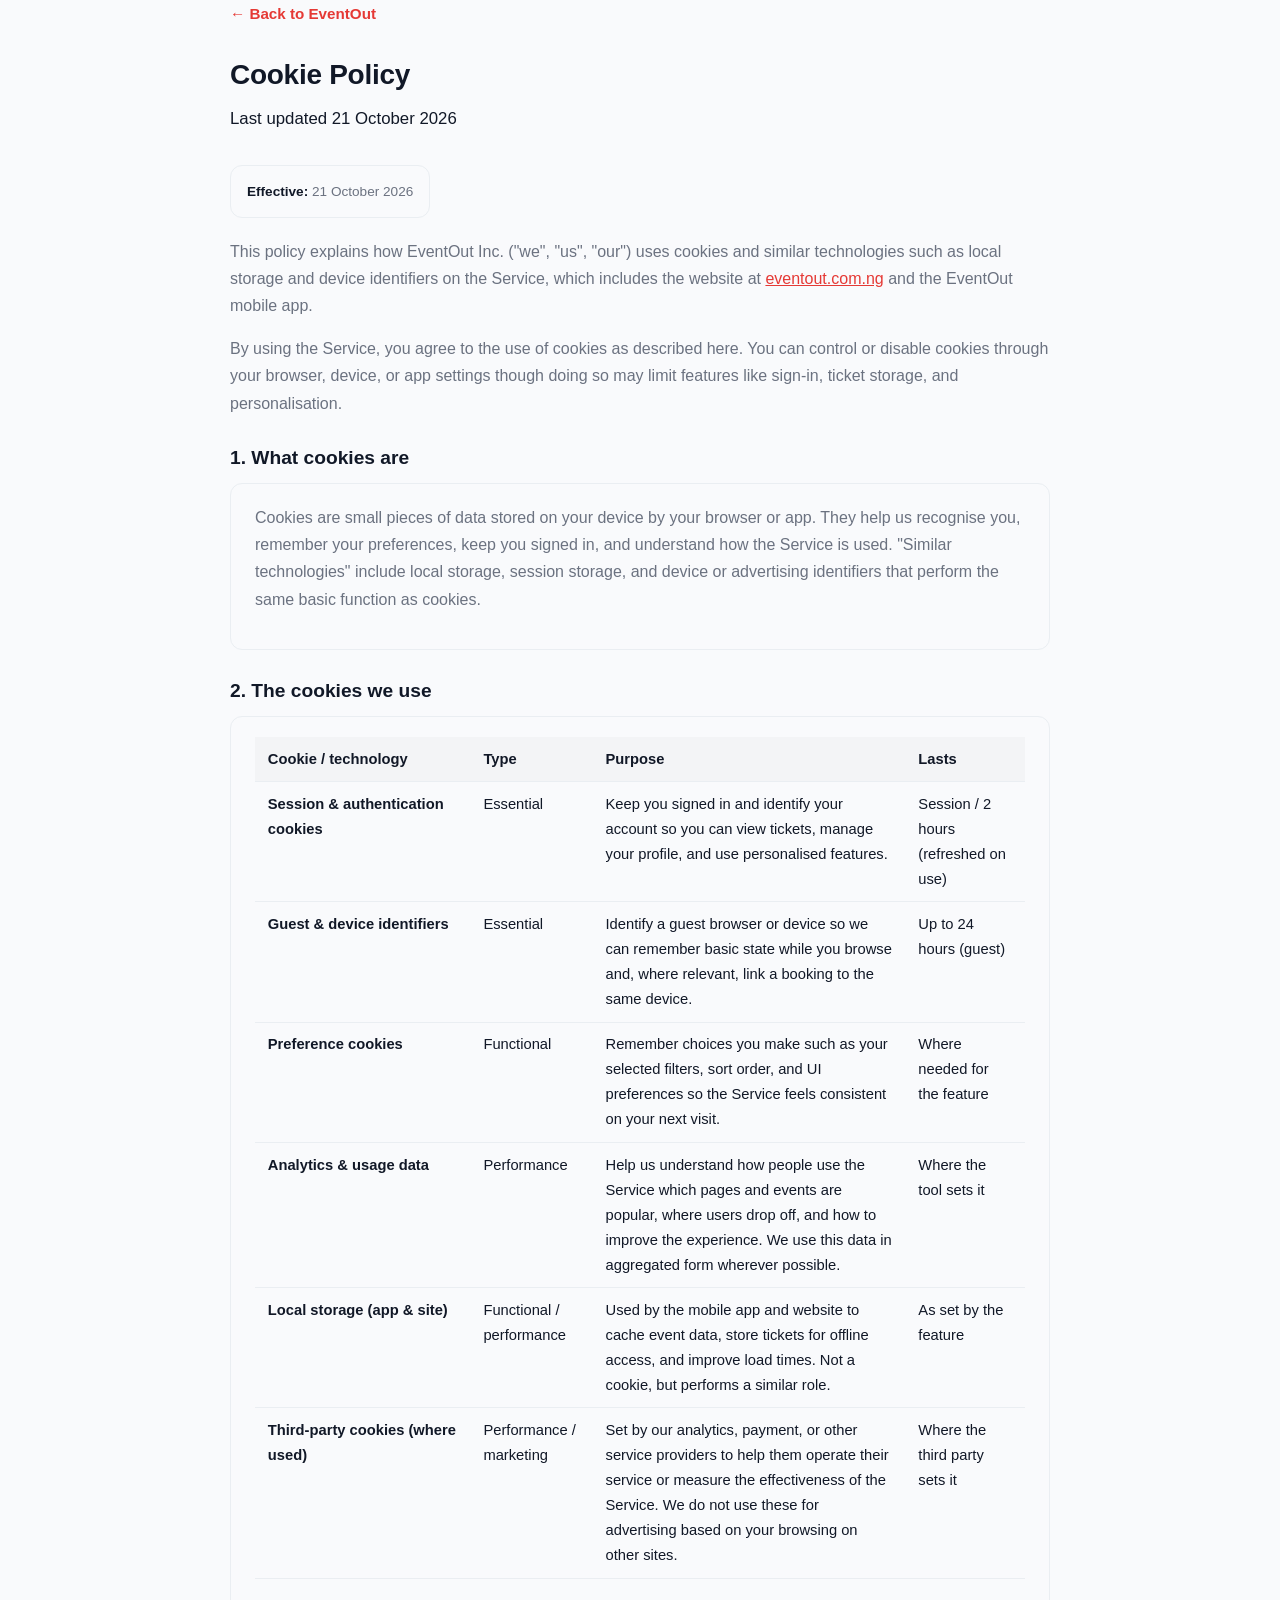
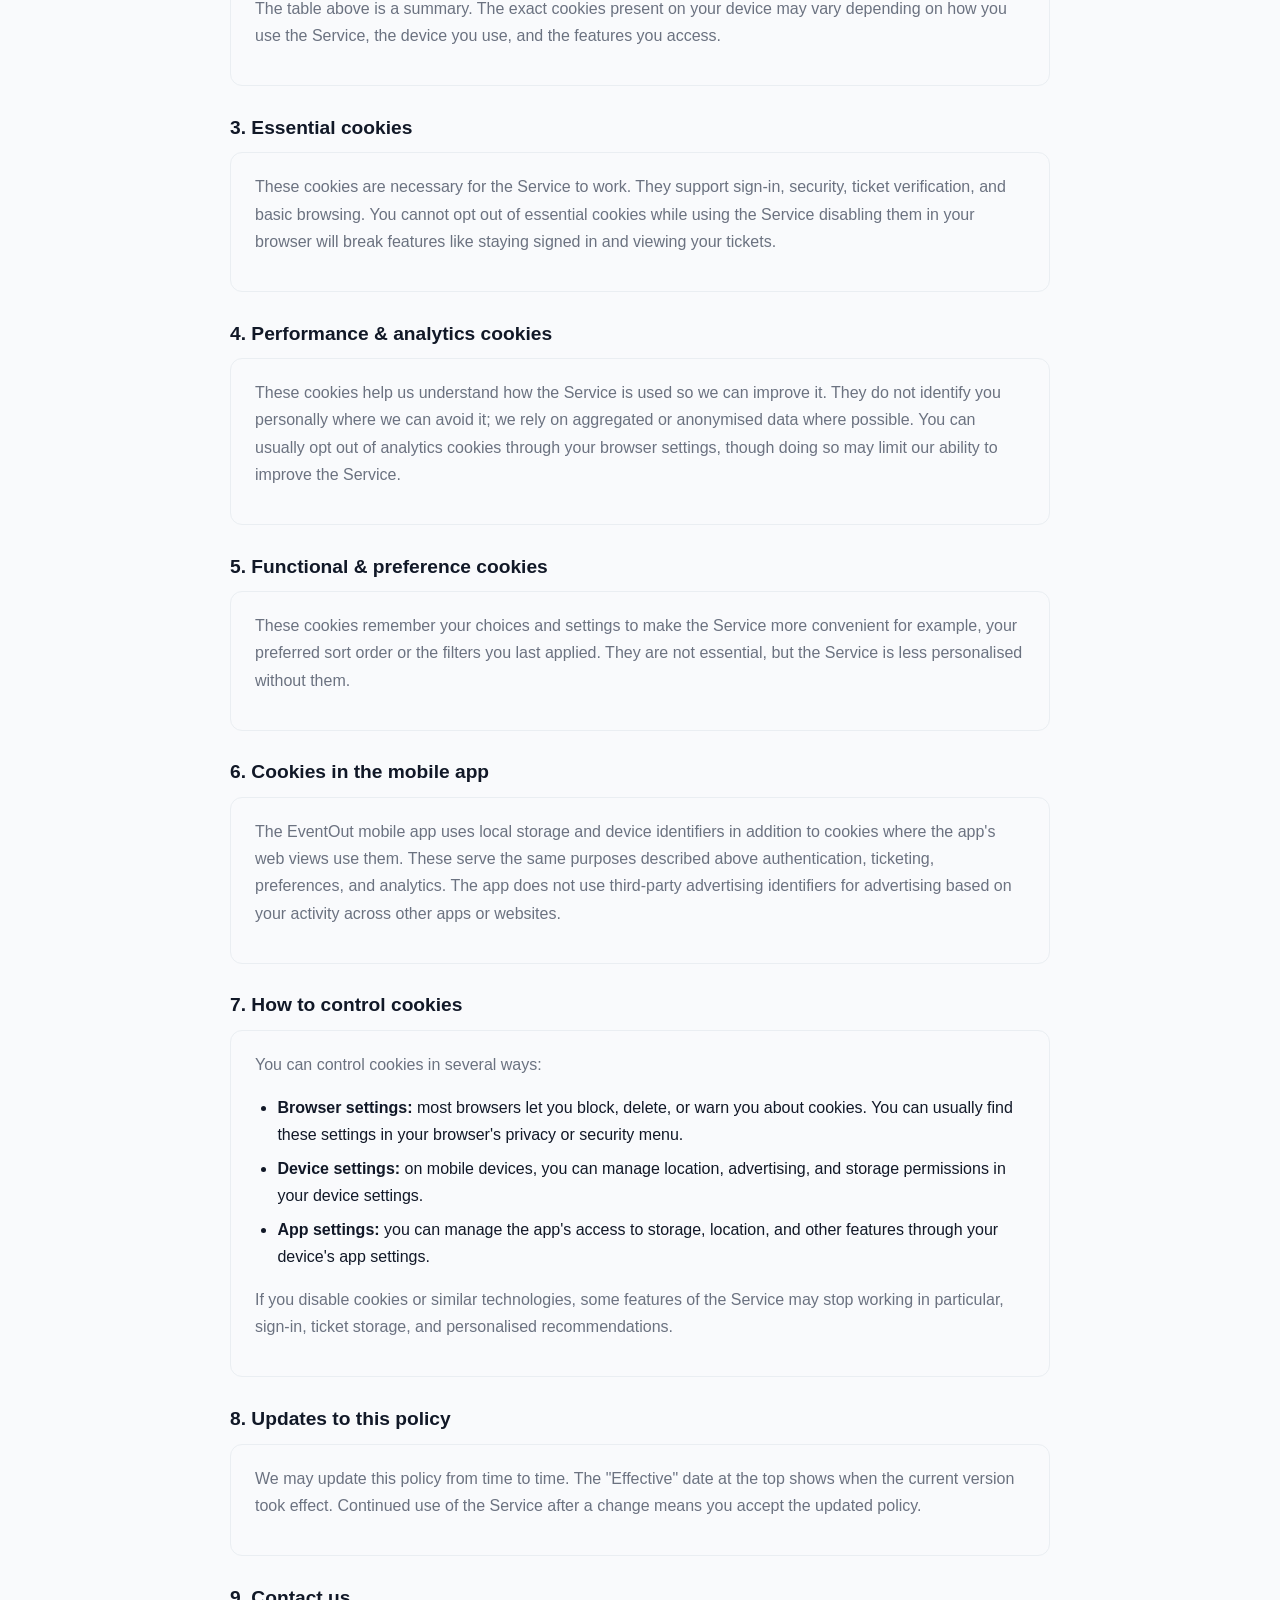
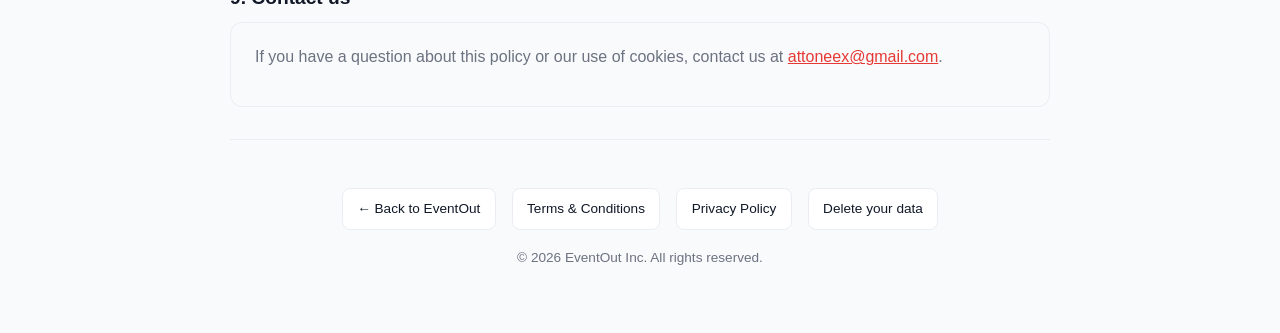
<file: public/pages/cookies.html>
<!doctype html>
<html lang="en">
  <head>
    <meta charset="UTF-8" />
    <meta name="viewport" content="width=device-width, initial-scale=1.0" />
    <meta name="description" content="EventOut Cookie Policy  the cookies and similar technologies we use on the Service, why we use them, and how you can control them." />
    <meta name="robots" content="index, follow" />
    <meta property="og:title" content="EventOut  Cookie Policy" />
    <meta property="og:description" content="How we use cookies and similar technologies." />
    <meta property="og:type" content="website" />
    <meta property="og:url" content="https://eventout.com.ng/cookies.html" />
    <meta property="og:image" content="/public/assets/brand/logo-wordmark.png" />
    <title>EventOut  Cookie Policy</title>
    <link rel="canonical" href="https://eventout.com.ng/cookies.html" />
    <link rel="icon" type="image/png" href="/public/assets/brand/logo-mark.png" />
    <link rel="apple-touch-icon" href="/public/assets/brand/apple-touch-icon.png" />

    <style>
      :root{
        --primary:#E53935; --text:#111827; --muted:#6b7280;
        --bg:#f9fafc; --card:#fff; --border:#eaeef2;
        --font:'Plus Jakarta Sans',-apple-system,BlinkMacSystemFont,"Segoe UI",Roboto,sans-serif;
      }
      @media(max-width:768px){:root{--container-padding:1rem}}
      *{margin:0;padding:0;box-sizing:border-box}
      body{font-family:var(--font);color:var(--text);background:var(--bg);line-height:1.7}
      .page-wrap{max-width:820px;margin:0 auto;padding:2rem var(--container-padding) 4rem}
      .back-link{display:inline-flex;align-items:center;gap:.4rem;color:var(--primary);text-decoration:none;font-weight:600;font-size:.95rem;margin-bottom:1.5rem}
      .back-link:hover{text-decoration:underline}
      h1{font-size:1.75rem;font-weight:800;margin-bottom:.4rem;letter-spacing:-.01em}
      h2{font-size:1.2rem;font-weight:700;margin:1.6rem 0 .5rem}
      h3{font-size:1rem;font-weight:700;margin:1rem 0 .3rem;color:var(--text)}
      p,.lede{color:var(--muted);margin-bottom:1rem}
      .lede{font-size:1.05rem;color:var(--text);font-weight:500}
      .effective{bg:#fff;border:1px solid var(--border);border-radius:12px;padding:.85rem 1rem;margin:1rem 0 1.25rem;display:inline-block;font-size:.85rem;color:var(--muted)}
      .effective strong{color:var(--text);font-weight:600}
      .section{bg:#fff;border:1px solid var(--border);border-radius:12px;padding:1.25rem 1.5rem;margin-bottom:1rem}
      table{width:100%;border-collapse:collapse;font-size:.92rem;margin:0 0 1rem}
      th{background:#f3f4f6;text-align:left;padding:.6rem .8rem;font-weight:600;border-bottom:1px solid var(--border)}
      td{padding:.6rem .8rem;border-bottom:1px solid var(--border);vertical-align:top;color:var(--text)}
      td:first-child{font-weight:600;width:28%}
      ol,ul{margin:0 0 1rem 1.4rem;color:var(--text)}
      li{margin-bottom:.4rem}
      .logo-row{display:inline-flex;align-items:center;gap:0;margin-bottom:1.25rem}
      .logo-row .mark{width:30px;height:30px;flex-shrink:0;margin-right:-.5rem}
      .logo-row .word{font-size:1.25rem;font-weight:800;color:var(--primary);font-family:'Plus Jakarta Sans',sans-serif;letter-spacing:-.02em;position:relative;top:1px}
      .footer{text-align:center;padding:2rem 0 3rem;color:var(--muted);font-size:.85rem;border-top:1px solid var(--border);margin-top:2rem}
      .footer a{color:var(--primary);text-decoration:none}
      .footer a:hover{text-decoration:underline}
      .contact-row{display:flex;gap:1rem;flex-wrap:wrap;justify-content:center;margin:1rem 0 0}
      .contact-row a{background:#fff;border:1px solid var(--border);border-radius:8px;padding:.5rem .9rem;text-decoration:none;color:var(--text);font-size:.85rem;font-weight:500;transition:all .2s}
      .contact-row a:hover{border-color:var(--primary);color:var(--primary)}
    </style>
  </head>
  <body>
    <div class="page-wrap">
      <a class="back-link" href="/index.html">← Back to EventOut</a>

      <h1>Cookie Policy</h1>
      <p class="lede">Last updated 21 October 2026</p>
      <p class="effective"><strong>Effective:</strong> 21 October 2026</p>

      <p>This policy explains how EventOut Inc. ("we", "us", "our") uses cookies and similar technologies  such as local storage and device identifiers  on the Service, which includes the website at <a href="https://eventout.com.ng" style="color:var(--primary)">eventout.com.ng</a> and the EventOut mobile app.</p>
      <p>By using the Service, you agree to the use of cookies as described here. You can control or disable cookies through your browser, device, or app settings  though doing so may limit features like sign-in, ticket storage, and personalisation.</p>

      <h2>1. What cookies are</h2>
      <div class="section">
        <p>Cookies are small pieces of data stored on your device by your browser or app. They help us recognise you, remember your preferences, keep you signed in, and understand how the Service is used. "Similar technologies" include local storage, session storage, and device or advertising identifiers that perform the same basic function as cookies.</p>
      </div>

      <h2>2. The cookies we use</h2>
      <div class="section">
        <table>
          <thead><tr><th>Cookie / technology</th><th>Type</th><th>Purpose</th><th>Lasts</th></tr></thead>
          <tbody>
            <tr><td>Session &amp; authentication cookies</td><td>Essential</td><td>Keep you signed in and identify your account so you can view tickets, manage your profile, and use personalised features.</td><td>Session / 2 hours (refreshed on use)</td></tr>
            <tr><td>Guest &amp; device identifiers</td><td>Essential</td><td>Identify a guest browser or device so we can remember basic state while you browse and, where relevant, link a booking to the same device.</td><td>Up to 24 hours (guest)</td></tr>
            <tr><td>Preference cookies</td><td>Functional</td><td>Remember choices you make  such as your selected filters, sort order, and UI preferences  so the Service feels consistent on your next visit.</td><td>Where needed for the feature</td></tr>
            <tr><td>Analytics &amp; usage data</td><td>Performance</td><td>Help us understand how people use the Service  which pages and events are popular, where users drop off, and how to improve the experience. We use this data in aggregated form wherever possible.</td><td>Where the tool sets it</td></tr>
            <tr><td>Local storage (app &amp; site)</td><td>Functional / performance</td><td>Used by the mobile app and website to cache event data, store tickets for offline access, and improve load times. Not a cookie, but performs a similar role.</td><td>As set by the feature</td></tr>
            <tr><td>Third-party cookies (where used)</td><td>Performance / marketing</td><td>Set by our analytics, payment, or other service providers to help them operate their service or measure the effectiveness of the Service. We do not use these for advertising based on your browsing on other sites.</td><td>Where the third party sets it</td></tr>
          </tbody>
        </table>
        <p>The table above is a summary. The exact cookies present on your device may vary depending on how you use the Service, the device you use, and the features you access.</p>
      </div>

      <h2>3. Essential cookies</h2>
      <div class="section">
        <p>These cookies are necessary for the Service to work. They support sign-in, security, ticket verification, and basic browsing. You cannot opt out of essential cookies while using the Service  disabling them in your browser will break features like staying signed in and viewing your tickets.</p>
      </div>

      <h2>4. Performance &amp; analytics cookies</h2>
      <div class="section">
        <p>These cookies help us understand how the Service is used so we can improve it. They do not identify you personally where we can avoid it; we rely on aggregated or anonymised data where possible. You can usually opt out of analytics cookies through your browser settings, though doing so may limit our ability to improve the Service.</p>
      </div>

      <h2>5. Functional &amp; preference cookies</h2>
      <div class="section">
        <p>These cookies remember your choices and settings to make the Service more convenient  for example, your preferred sort order or the filters you last applied. They are not essential, but the Service is less personalised without them.</p>
      </div>

      <h2>6. Cookies in the mobile app</h2>
      <div class="section">
        <p>The EventOut mobile app uses local storage and device identifiers in addition to cookies where the app's web views use them. These serve the same purposes described above  authentication, ticketing, preferences, and analytics. The app does not use third-party advertising identifiers for advertising based on your activity across other apps or websites.</p>
      </div>

      <h2>7. How to control cookies</h2>
      <div class="section">
        <p>You can control cookies in several ways:</p>
        <ul>
          <li><strong>Browser settings:</strong> most browsers let you block, delete, or warn you about cookies. You can usually find these settings in your browser's privacy or security menu.</li>
          <li><strong>Device settings:</strong> on mobile devices, you can manage location, advertising, and storage permissions in your device settings.</li>
          <li><strong>App settings:</strong> you can manage the app's access to storage, location, and other features through your device's app settings.</li>
        </ul>
        <p>If you disable cookies or similar technologies, some features of the Service may stop working  in particular, sign-in, ticket storage, and personalised recommendations.</p>
      </div>

      <h2>8. Updates to this policy</h2>
      <div class="section">
        <p>We may update this policy from time to time. The "Effective" date at the top shows when the current version took effect. Continued use of the Service after a change means you accept the updated policy.</p>
      </div>

      <h2>9. Contact us</h2>
      <div class="section">
        <p>If you have a question about this policy or our use of cookies, contact us at <a href="mailto:attoneex@gmail.com" style="color:var(--primary)">attoneex@gmail.com</a>.</p>
      </div>

      <div class="footer">
        <div class="contact-row">
          <a href="/index.html">← Back to EventOut</a>
          <a href="/terms.html">Terms &amp; Conditions</a>
          <a href="/privacy.html">Privacy Policy</a>
          <a href="/delete-data.html">Delete your data</a>
        </div>
        <p style="margin-top:1rem">&copy; 2026 EventOut Inc. All rights reserved.</p>
      </div>
    </div>
  </body>
</html>
</file>
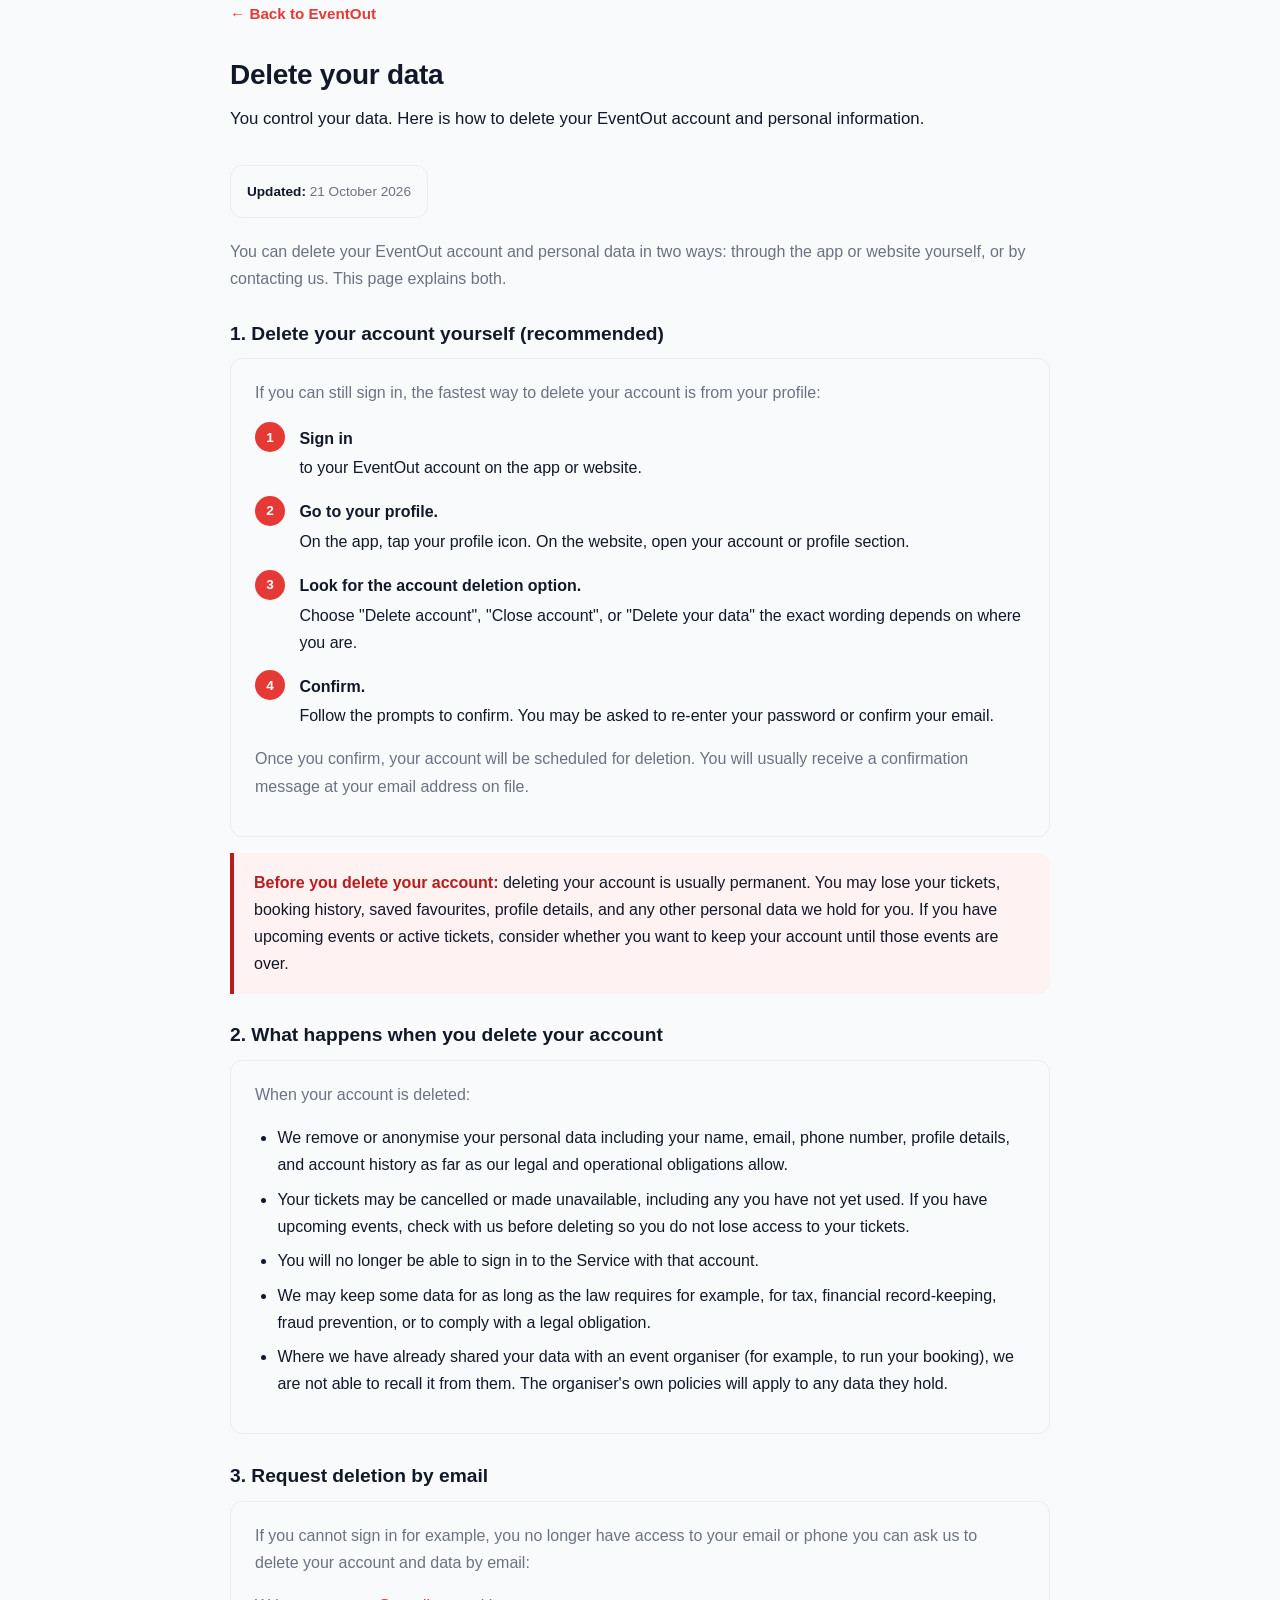
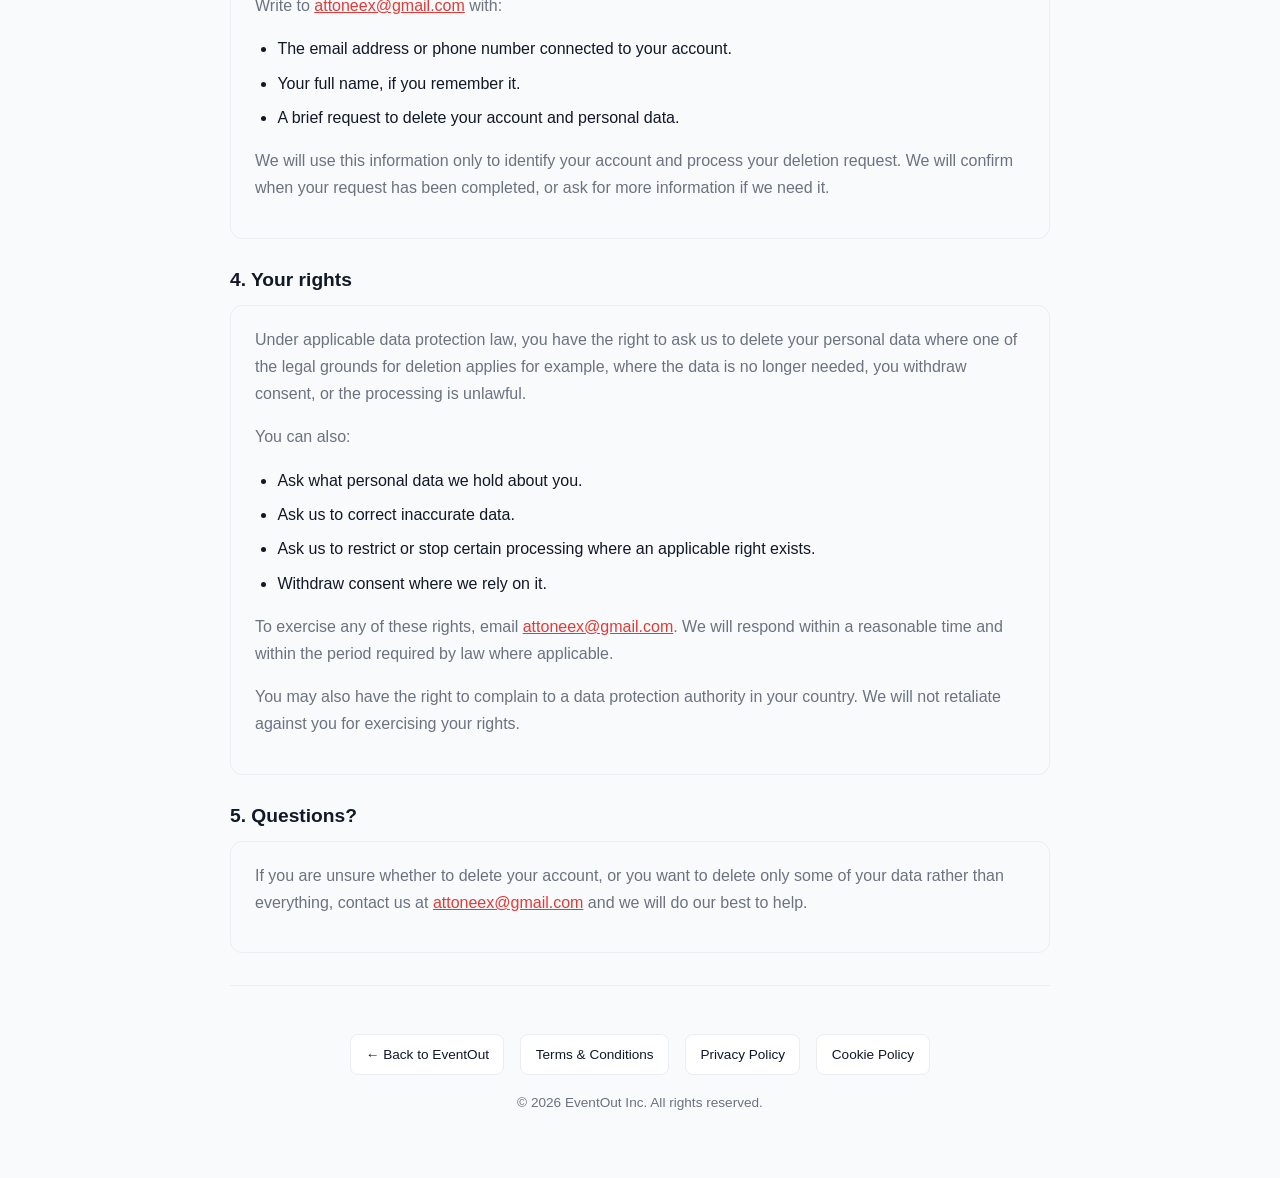
<file: public/pages/delete-data.html>
<!doctype html>
<html lang="en">
  <head>
    <meta charset="UTF-8" />
    <meta name="viewport" content="width=device-width, initial-scale=1.0" />
    <meta name="description" content="EventOut  Delete your data. Learn how to delete your account and personal data from the EventOut platform." />
    <meta name="robots" content="index, follow" />
    <meta property="og:title" content="EventOut  Delete your data" />
    <meta property="og:description" content="How to delete your EventOut account and data." />
    <meta property="og:type" content="website" />
    <meta property="og:url" content="https://eventout.com.ng/delete-data.html" />
    <meta property="og:image" content="/public/assets/brand/logo-wordmark.png" />
    <title>EventOut  Delete your data</title>
    <link rel="canonical" href="https://eventout.com.ng/delete-data.html" />
    <link rel="icon" type="image/png" href="/public/assets/brand/logo-mark.png" />
    <link rel="apple-touch-icon" href="/public/assets/brand/apple-touch-icon.png" />

    <style>
      :root{
        --primary:#E53935; --text:#111827; --muted:#6b7280; --danger:#B91C1C;
        --bg:#f9fafc; --card:#fff; --border:#eaeef2;
        --font:'Plus Jakarta Sans',-apple-system,BlinkMacSystemFont,"Segoe UI",Roboto,sans-serif;
      }
      @media(max-width:768px){:root{--container-padding:1rem}}
      *{margin:0;padding:0;box-sizing:border-box}
      body{font-family:var(--font);color:var(--text);background:var(--bg);line-height:1.7}
      .page-wrap{max-width:820px;margin:0 auto;padding:2rem var(--container-padding) 4rem}
      .back-link{display:inline-flex;align-items:center;gap:.4rem;color:var(--primary);text-decoration:none;font-weight:600;font-size:.95rem;margin-bottom:1.5rem}
      .back-link:hover{text-decoration:underline}
      h1{font-size:1.75rem;font-weight:800;margin-bottom:.4rem;letter-spacing:-.01em}
      h2{font-size:1.2rem;font-weight:700;margin:1.6rem 0 .5rem}
      p,.lede{color:var(--muted);margin-bottom:1rem}
      .lede{font-size:1.05rem;color:var(--text);font-weight:500}
      .effective{bg:#fff;border:1px solid var(--border);border-radius:12px;padding:.85rem 1rem;margin:1rem 0 1.25rem;display:inline-block;font-size:.85rem;color:var(--muted)}
      .effective strong{color:var(--text);font-weight:600}
      .section{bg:#fff;border:1px solid var(--border);border-radius:12px;padding:1.25rem 1.5rem;margin-bottom:1rem}
      .steps{display:flex;flex-direction:column;gap:.9rem;margin:1rem 0}
      .step{display:flex;gap:.9rem;align-items:flex-start}
      .step .num{flex-shrink:0;width:30px;height:30px;border-radius:50%;background:var(--primary);color:#fff;display:flex;align-items:center;justify-content:center;font-weight:700;font-size:.85rem}
      .step .body{padding-top:.15rem}
      .step .body strong{display:block;color:var(--text);font-weight:600;margin-bottom:.15rem}
      .section{bg:#fff;border:1px solid var(--border);border-radius:12px;padding:1.25rem 1.5rem;margin-bottom:1rem}
      ol,ul{margin:0 0 1rem 1.4rem;color:var(--text)}
      li{margin-bottom:.45rem}
      .logo-row{display:inline-flex;align-items:center;gap:0;margin-bottom:1.25rem}
      .logo-row .mark{width:30px;height:30px;flex-shrink:0;margin-right:-.5rem}
      .logo-row .word{font-size:1.25rem;font-weight:800;color:var(--primary);font-family:'Plus Jakarta Sans',sans-serif;letter-spacing:-.02em;position:relative;top:1px}
      .warning{border-left:4px solid var(--danger);background:#fef2f2;border-radius:0 12px 12px 0;padding:1rem 1.25rem;margin:1rem 0}
      .warning strong{color:var(--danger)}
      .footer{text-align:center;padding:2rem 0 3rem;color:var(--muted);font-size:.85rem;border-top:1px solid var(--border);margin-top:2rem}
      .footer a{color:var(--primary);text-decoration:none}
      .footer a:hover{text-decoration:underline}
      .contact-row{display:flex;gap:1rem;flex-wrap:wrap;justify-content:center;margin:1rem 0 0}
      .contact-row a{background:#fff;border:1px solid var(--border);border-radius:8px;padding:.5rem .9rem;text-decoration:none;color:var(--text);font-size:.85rem;font-weight:500;transition:all .2s}
      .contact-row a:hover{border-color:var(--primary);color:var(--primary)}
    </style>
  </head>
  <body>
    <div class="page-wrap">
      <a class="back-link" href="/index.html">← Back to EventOut</a>

      <h1>Delete your data</h1>
      <p class="lede">You control your data. Here is how to delete your EventOut account and personal information.</p>
      <p class="effective"><strong>Updated:</strong> 21 October 2026</p>

      <p>You can delete your EventOut account and personal data in two ways: through the app or website yourself, or by contacting us. This page explains both.</p>

      <h2>1. Delete your account yourself (recommended)</h2>
      <div class="section">
        <p>If you can still sign in, the fastest way to delete your account is from your profile:</p>
        <div class="steps">
          <div class="step">
            <div class="num">1</div>
            <div class="body"><strong>Sign in</strong> to your EventOut account on the app or website.</div>
          </div>
          <div class="step">
            <div class="num">2</div>
            <div class="body"><strong>Go to your profile.</strong> On the app, tap your profile icon. On the website, open your account or profile section.</div>
          </div>
          <div class="step">
            <div class="num">3</div>
            <div class="body"><strong>Look for the account deletion option.</strong> Choose "Delete account", "Close account", or "Delete your data"  the exact wording depends on where you are.</div>
          </div>
          <div class="step">
            <div class="num">4</div>
            <div class="body"><strong>Confirm.</strong> Follow the prompts to confirm. You may be asked to re-enter your password or confirm your email.</div>
          </div>
        </div>
        <p>Once you confirm, your account will be scheduled for deletion. You will usually receive a confirmation message at your email address on file.</p>
      </div>

      <div class="warning">
        <strong>Before you delete your account:</strong> deleting your account is usually permanent. You may lose your tickets, booking history, saved favourites, profile details, and any other personal data we hold for you. If you have upcoming events or active tickets, consider whether you want to keep your account until those events are over.
      </div>

      <h2>2. What happens when you delete your account</h2>
      <div class="section">
        <p>When your account is deleted:</p>
        <ul>
          <li>We remove or anonymise your personal data  including your name, email, phone number, profile details, and account history  as far as our legal and operational obligations allow.</li>
          <li>Your tickets may be cancelled or made unavailable, including any you have not yet used. If you have upcoming events, check with us before deleting so you do not lose access to your tickets.</li>
          <li>You will no longer be able to sign in to the Service with that account.</li>
          <li>We may keep some data for as long as the law requires  for example, for tax, financial record-keeping, fraud prevention, or to comply with a legal obligation.</li>
          <li>Where we have already shared your data with an event organiser (for example, to run your booking), we are not able to recall it from them. The organiser's own policies will apply to any data they hold.</li>
        </ul>
      </div>

      <h2>3. Request deletion by email</h2>
      <div class="section">
        <p>If you cannot sign in  for example, you no longer have access to your email or phone  you can ask us to delete your account and data by email:</p>
        <p>Write to <a href="mailto:attoneex@gmail.com" style="color:var(--primary)">attoneex@gmail.com</a> with:</p>
        <ul>
          <li>The email address or phone number connected to your account.</li>
          <li>Your full name, if you remember it.</li>
          <li>A brief request to delete your account and personal data.</li>
        </ul>
        <p>We will use this information only to identify your account and process your deletion request. We will confirm when your request has been completed, or ask for more information if we need it.</p>
      </div>

      <h2>4. Your rights</h2>
      <div class="section">
        <p>Under applicable data protection law, you have the right to ask us to delete your personal data where one of the legal grounds for deletion applies  for example, where the data is no longer needed, you withdraw consent, or the processing is unlawful.</p>
        <p>You can also:</p>
        <ul>
          <li>Ask what personal data we hold about you.</li>
          <li>Ask us to correct inaccurate data.</li>
          <li>Ask us to restrict or stop certain processing where an applicable right exists.</li>
          <li>Withdraw consent where we rely on it.</li>
        </ul>
        <p>To exercise any of these rights, email <a href="mailto:attoneex@gmail.com" style="color:var(--primary)">attoneex@gmail.com</a>. We will respond within a reasonable time and within the period required by law where applicable.</p>
        <p>You may also have the right to complain to a data protection authority in your country. We will not retaliate against you for exercising your rights.</p>
      </div>

      <h2>5. Questions?</h2>
      <div class="section">
        <p>If you are unsure whether to delete your account, or you want to delete only some of your data rather than everything, contact us at <a href="mailto:attoneex@gmail.com" style="color:var(--primary)">attoneex@gmail.com</a> and we will do our best to help.</p>
      </div>

      <div class="footer">
        <div class="contact-row">
          <a href="/index.html">← Back to EventOut</a>
          <a href="/terms.html">Terms &amp; Conditions</a>
          <a href="/privacy.html">Privacy Policy</a>
          <a href="/cookies.html">Cookie Policy</a>
        </div>
        <p style="margin-top:1rem">&copy; 2026 EventOut Inc. All rights reserved.</p>
      </div>
    </div>
  </body>
</html>
</file>
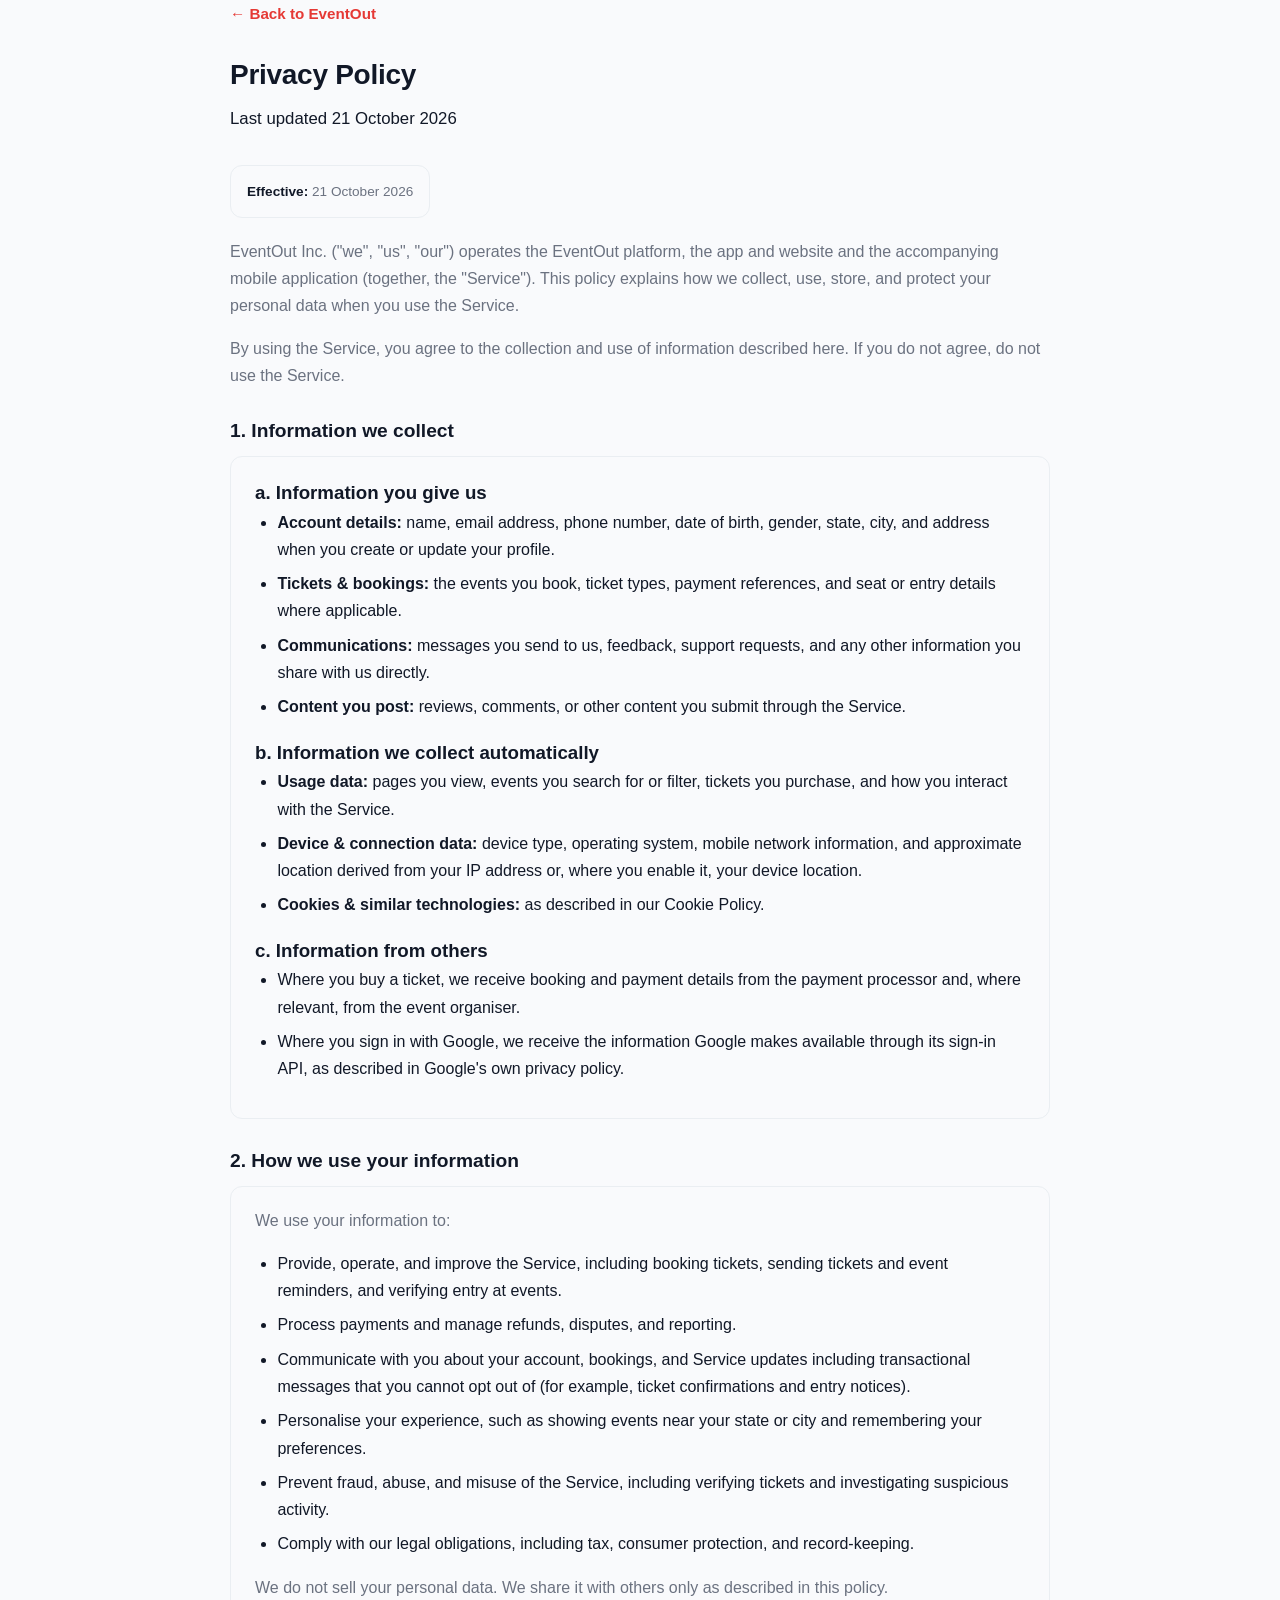
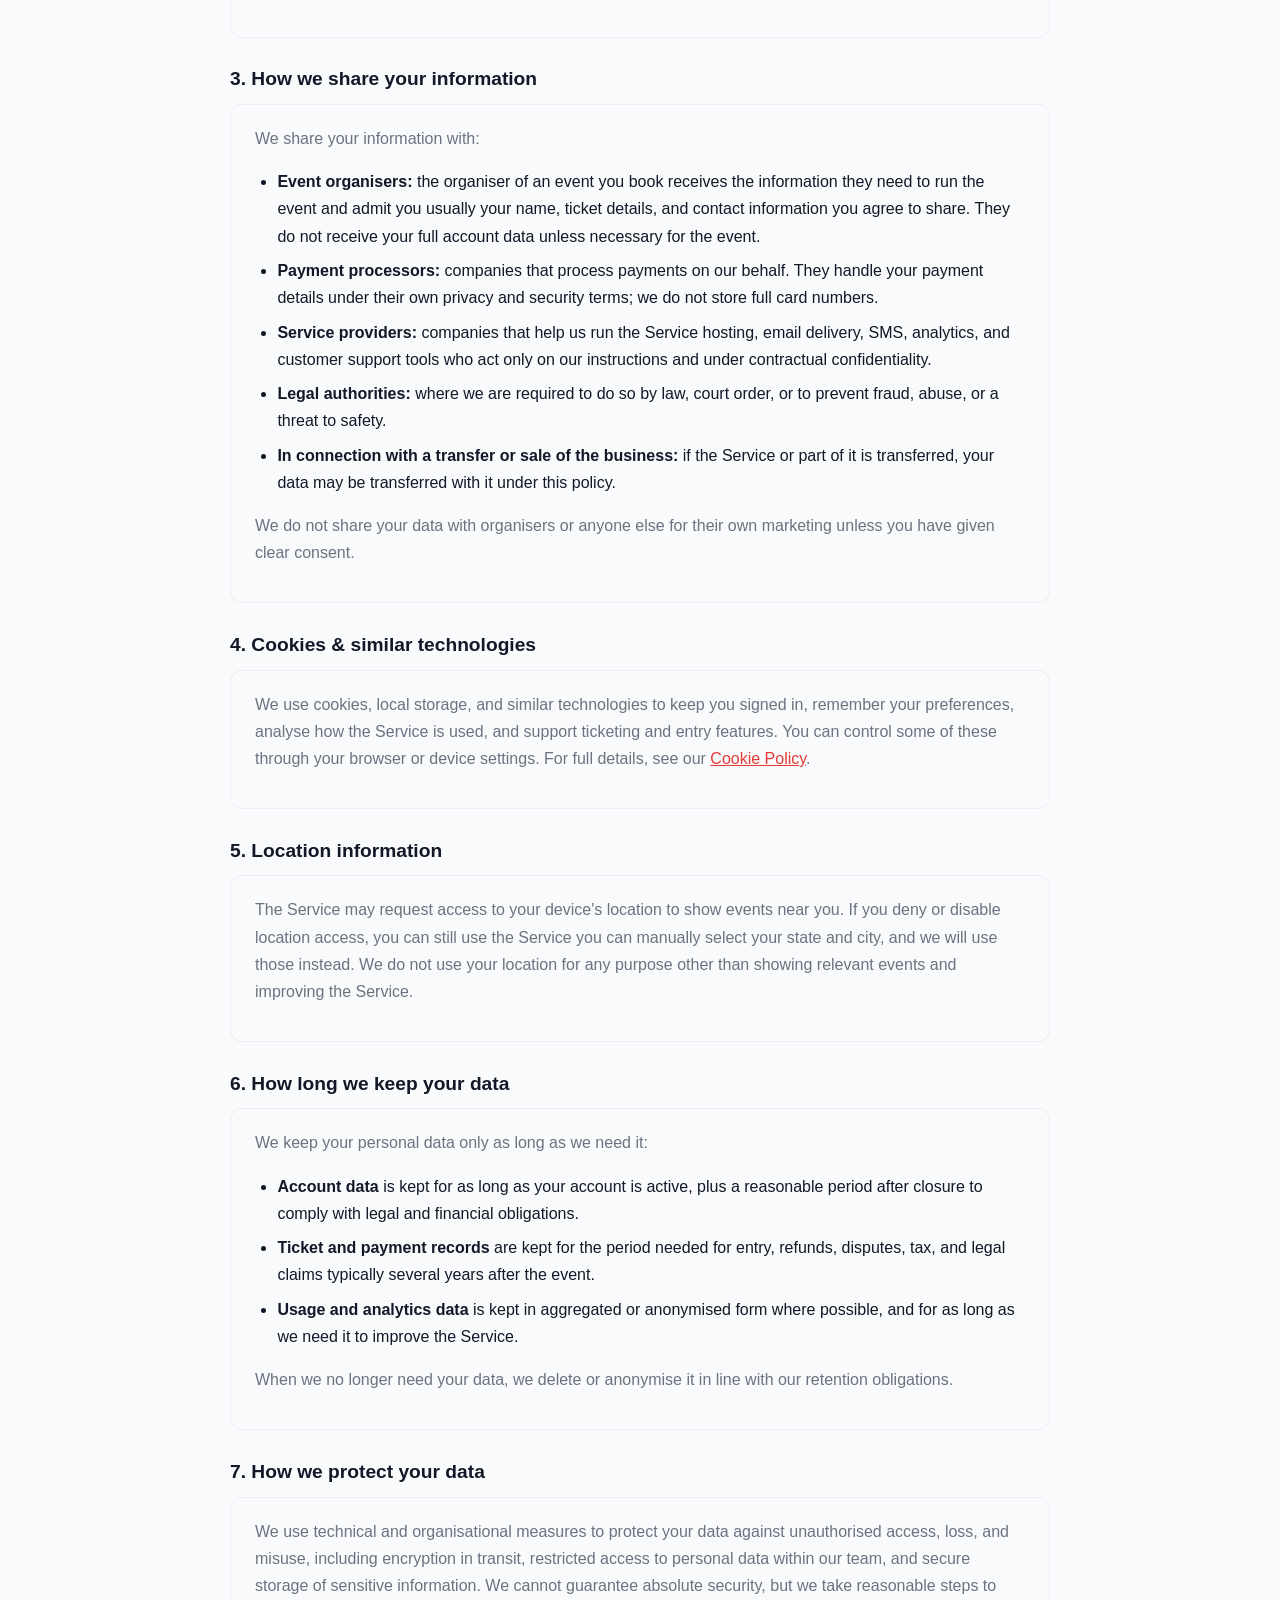
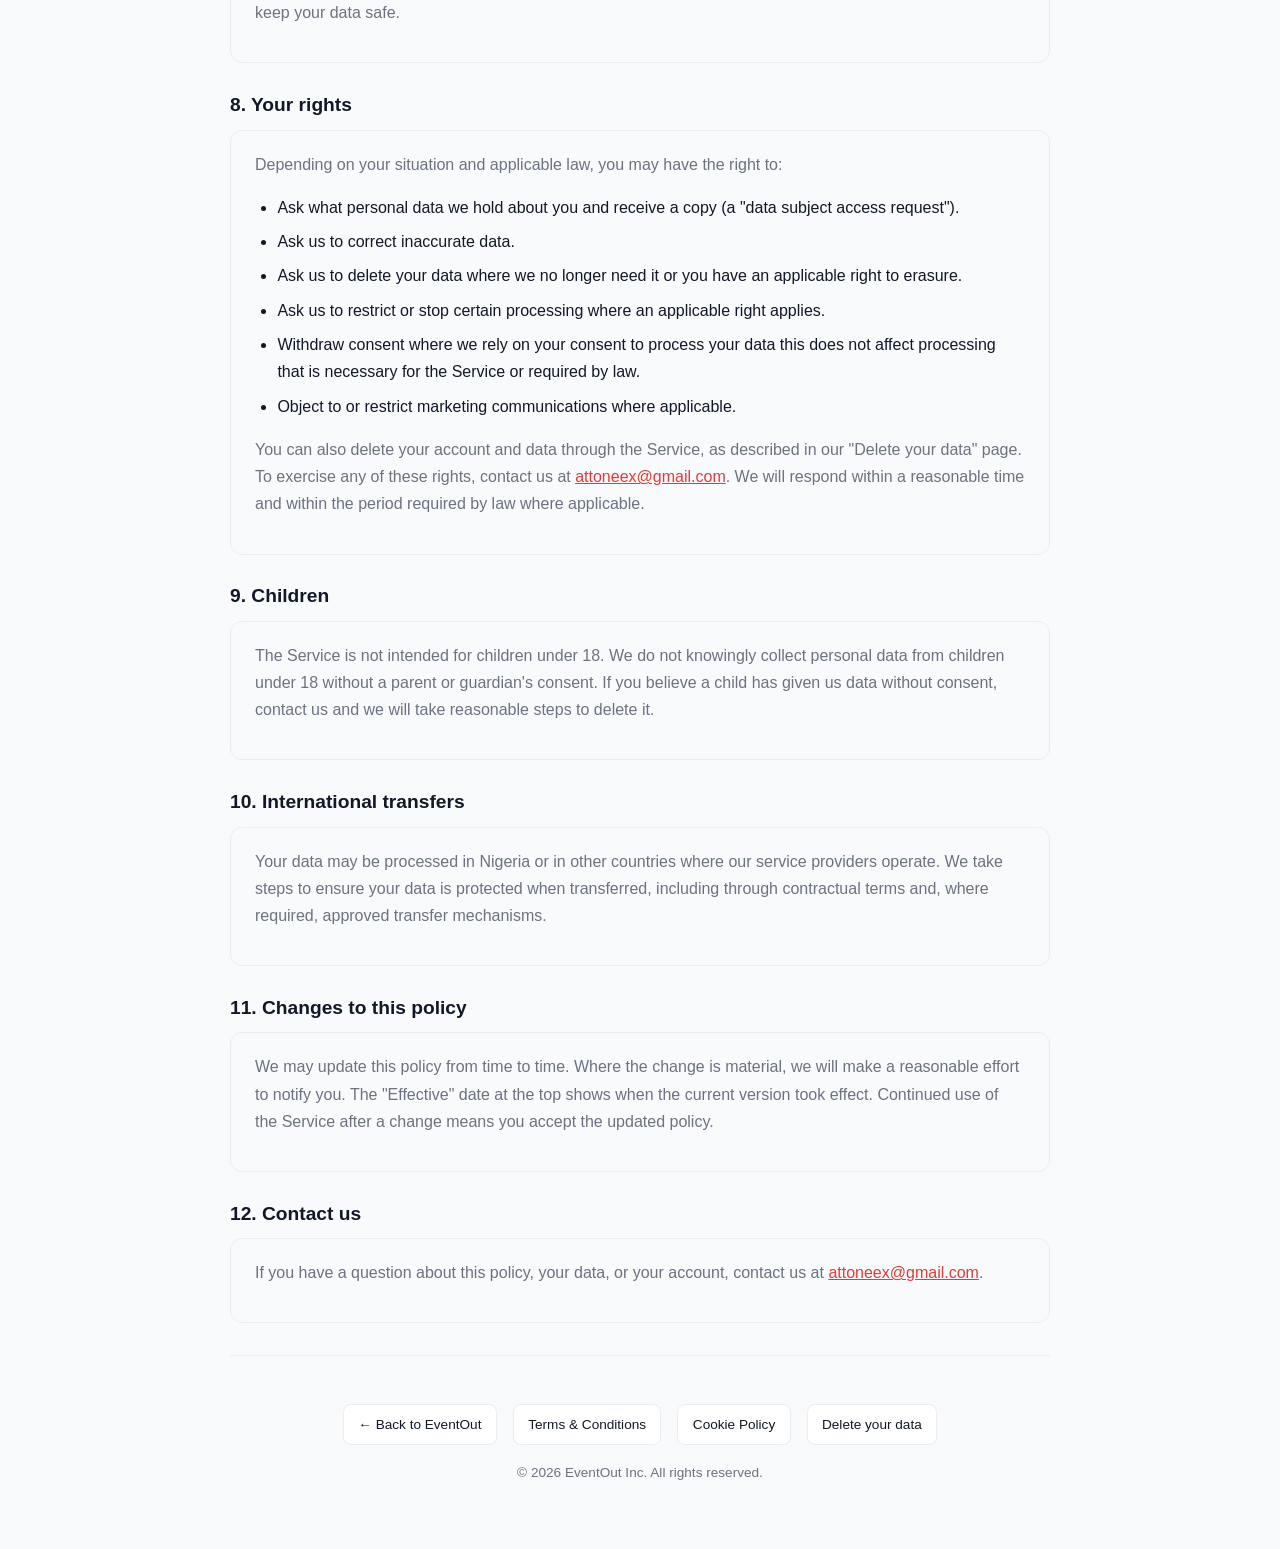
<file: public/pages/privacy.html>
<!doctype html>
<html lang="en">
  <head>
    <meta charset="UTF-8" />
    <meta name="viewport" content="width=device-width, initial-scale=1.0" />
    <meta name="description" content="EventOut Privacy Policy  how we collect, use, store, and protect your personal data when you use the EventOut app and website." />
    <meta name="robots" content="index, follow" />
    <meta property="og:title" content="EventOut  Privacy Policy" />
    <meta property="og:description" content="How we handle your personal data." />
    <meta property="og:type" content="website" />
    <meta property="og:url" content="https://eventout.com.ng/privacy.html" />
    <meta property="og:image" content="/public/assets/brand/logo-wordmark.png" />
    <title>EventOut  Privacy Policy</title>
    <link rel="canonical" href="https://eventout.com.ng/privacy.html" />
    <link rel="icon" type="image/png" href="/public/assets/brand/logo-mark.png" />
    <link rel="apple-touch-icon" href="/public/assets/brand/apple-touch-icon.png" />

    <style>
      :root{
        --primary:#E53935; --text:#111827; --muted:#6b7280;
        --bg:#f9fafc; --card:#fff; --border:#eaeef2;
        --font:'Plus Jakarta Sans',-apple-system,BlinkMacSystemFont,"Segoe UI",Roboto,sans-serif;
      }
      @media(max-width:768px){:root{--container-padding:1rem}}
      *{margin:0;padding:0;box-sizing:border-box}
      body{font-family:var(--font);color:var(--text);background:var(--bg);line-height:1.7}
      .page-wrap{max-width:820px;margin:0 auto;padding:2rem var(--container-padding) 4rem}
      .back-link{display:inline-flex;align-items:center;gap:.4rem;color:var(--primary);text-decoration:none;font-weight:600;font-size:.95rem;margin-bottom:1.5rem}
      .back-link:hover{text-decoration:underline}
      h1{font-size:1.75rem;font-weight:800;margin-bottom:.4rem;letter-spacing:-.01em}
      h2{font-size:1.2rem;font-weight:700;margin:1.6rem 0 .5rem}
      p,.lede{color:var(--muted);margin-bottom:1rem}
      .lede{font-size:1.05rem;color:var(--text);font-weight:500}
      .effective{bg:#fff;border:1px solid var(--border);border-radius:12px;padding:.85rem 1rem;margin:1rem 0 1.25rem;display:inline-block;font-size:.85rem;color:var(--muted)}
      .effective strong{color:var(--text);font-weight:600}
      .section{bg:#fff;border:1px solid var(--border);border-radius:12px;padding:1.25rem 1.5rem;margin-bottom:1rem}
      ol,ul{margin:0 0 1rem 1.4rem;color:var(--text)}
      li{margin-bottom:.45rem}
      .logo-row{display:inline-flex;align-items:center;gap:0;margin-bottom:1.25rem}
      .logo-row .mark{width:30px;height:30px;flex-shrink:0;margin-right:-.5rem}
      .logo-row .word{font-size:1.25rem;font-weight:800;color:var(--primary);font-family:'Plus Jakarta Sans',sans-serif;letter-spacing:-.02em;position:relative;top:1px}
      .footer{text-align:center;padding:2rem 0 3rem;color:var(--muted);font-size:.85rem;border-top:1px solid var(--border);margin-top:2rem}
      .footer a{color:var(--primary);text-decoration:none}
      .footer a:hover{text-decoration:underline}
      .contact-row{display:flex;gap:1rem;flex-wrap:wrap;justify-content:center;margin:1rem 0 0}
      .contact-row a{background:#fff;border:1px solid var(--border);border-radius:8px;padding:.5rem .9rem;text-decoration:none;color:var(--text);font-size:.85rem;font-weight:500;transition:all .2s}
      .contact-row a:hover{border-color:var(--primary);color:var(--primary)}
    </style>
  </head>
  <body>
    <div class="page-wrap">
      <a class="back-link" href="/index.html">← Back to EventOut</a>

      <h1>Privacy Policy</h1>
      <p class="lede">Last updated 21 October 2026</p>
      <p class="effective"><strong>Effective:</strong> 21 October 2026</p>

      <p>EventOut Inc. ("we", "us", "our") operates the EventOut platform, the app and website and the accompanying mobile application (together, the "Service"). This policy explains how we collect, use, store, and protect your personal data when you use the Service.</p>
      <p>By using the Service, you agree to the collection and use of information described here. If you do not agree, do not use the Service.</p>

      <h2>1. Information we collect</h2>
      <div class="section">
        <h3>a. Information you give us</h3>
        <ul>
          <li><strong>Account details:</strong> name, email address, phone number, date of birth, gender, state, city, and address when you create or update your profile.</li>
          <li><strong>Tickets &amp; bookings:</strong> the events you book, ticket types, payment references, and seat or entry details where applicable.</li>
          <li><strong>Communications:</strong> messages you send to us, feedback, support requests, and any other information you share with us directly.</li>
          <li><strong>Content you post:</strong> reviews, comments, or other content you submit through the Service.</li>
        </ul>
        <h3>b. Information we collect automatically</h3>
        <ul>
          <li><strong>Usage data:</strong> pages you view, events you search for or filter, tickets you purchase, and how you interact with the Service.</li>
          <li><strong>Device &amp; connection data:</strong> device type, operating system, mobile network information, and approximate location derived from your IP address or, where you enable it, your device location.</li>
          <li><strong>Cookies &amp; similar technologies:</strong> as described in our Cookie Policy.</li>
        </ul>
        <h3>c. Information from others</h3>
        <ul>
          <li>Where you buy a ticket, we receive booking and payment details from the payment processor and, where relevant, from the event organiser.</li>
          <li>Where you sign in with Google, we receive the information Google makes available through its sign-in API, as described in Google's own privacy policy.</li>
        </ul>
      </div>

      <h2>2. How we use your information</h2>
      <div class="section">
        <p>We use your information to:</p>
        <ul>
          <li>Provide, operate, and improve the Service, including booking tickets, sending tickets and event reminders, and verifying entry at events.</li>
          <li>Process payments and manage refunds, disputes, and reporting.</li>
          <li>Communicate with you about your account, bookings, and Service updates  including transactional messages that you cannot opt out of (for example, ticket confirmations and entry notices).</li>
          <li>Personalise your experience, such as showing events near your state or city and remembering your preferences.</li>
          <li>Prevent fraud, abuse, and misuse of the Service, including verifying tickets and investigating suspicious activity.</li>
          <li>Comply with our legal obligations, including tax, consumer protection, and record-keeping.</li>
        </ul>
        <p>We do not sell your personal data. We share it with others only as described in this policy.</p>
      </div>

      <h2>3. How we share your information</h2>
      <div class="section">
        <p>We share your information with:</p>
        <ul>
          <li><strong>Event organisers:</strong> the organiser of an event you book receives the information they need to run the event and admit you usually your name, ticket details, and contact information you agree to share. They do not receive your full account data unless necessary for the event.</li>
          <li><strong>Payment processors:</strong> companies that process payments on our behalf. They handle your payment details under their own privacy and security terms; we do not store full card numbers.</li>
          <li><strong>Service providers:</strong> companies that help us run the Service  hosting, email delivery, SMS, analytics, and customer support tools who act only on our instructions and under contractual confidentiality.</li>
          <li><strong>Legal authorities:</strong> where we are required to do so by law, court order, or to prevent fraud, abuse, or a threat to safety.</li>
          <li><strong>In connection with a transfer or sale of the business:</strong> if the Service or part of it is transferred, your data may be transferred with it under this policy.</li>
        </ul>
        <p>We do not share your data with organisers or anyone else for their own marketing unless you have given clear consent.</p>
      </div>

      <h2>4. Cookies &amp; similar technologies</h2>
      <div class="section">
        <p>We use cookies, local storage, and similar technologies to keep you signed in, remember your preferences, analyse how the Service is used, and support ticketing and entry features. You can control some of these through your browser or device settings. For full details, see our <a href="/cookies.html" style="color:var(--primary)">Cookie Policy</a>.</p>
      </div>

      <h2>5. Location information</h2>
      <div class="section">
        <p>The Service may request access to your device's location to show events near you. If you deny or disable location access, you can still use the Service  you can manually select your state and city, and we will use those instead. We do not use your location for any purpose other than showing relevant events and improving the Service.</p>
      </div>

      <h2>6. How long we keep your data</h2>
      <div class="section">
        <p>We keep your personal data only as long as we need it:</p>
        <ul>
          <li><strong>Account data</strong> is kept for as long as your account is active, plus a reasonable period after closure to comply with legal and financial obligations.</li>
          <li><strong>Ticket and payment records</strong> are kept for the period needed for entry, refunds, disputes, tax, and legal claims  typically several years after the event.</li>
          <li><strong>Usage and analytics data</strong> is kept in aggregated or anonymised form where possible, and for as long as we need it to improve the Service.</li>
        </ul>
        <p>When we no longer need your data, we delete or anonymise it in line with our retention obligations.</p>
      </div>

      <h2>7. How we protect your data</h2>
      <div class="section">
        <p>We use technical and organisational measures to protect your data against unauthorised access, loss, and misuse, including encryption in transit, restricted access to personal data within our team, and secure storage of sensitive information. We cannot guarantee absolute security, but we take reasonable steps to keep your data safe.</p>
      </div>

      <h2>8. Your rights</h2>
      <div class="section">
        <p>Depending on your situation and applicable law, you may have the right to:</p>
        <ul>
          <li>Ask what personal data we hold about you and receive a copy (a "data subject access request").</li>
          <li>Ask us to correct inaccurate data.</li>
          <li>Ask us to delete your data where we no longer need it or you have an applicable right to erasure.</li>
          <li>Ask us to restrict or stop certain processing where an applicable right applies.</li>
          <li>Withdraw consent where we rely on your consent to process your data  this does not affect processing that is necessary for the Service or required by law.</li>
          <li>Object to or restrict marketing communications where applicable.</li>
        </ul>
        <p>You can also delete your account and data through the Service, as described in our "Delete your data" page. To exercise any of these rights, contact us at <a href="mailto:attoneex@gmail.com" style="color:var(--primary)">attoneex@gmail.com</a>. We will respond within a reasonable time and within the period required by law where applicable.</p>
      </div>

      <h2>9. Children</h2>
      <div class="section">
        <p>The Service is not intended for children under 18. We do not knowingly collect personal data from children under 18 without a parent or guardian's consent. If you believe a child has given us data without consent, contact us and we will take reasonable steps to delete it.</p>
      </div>

      <h2>10. International transfers</h2>
      <div class="section">
        <p>Your data may be processed in Nigeria or in other countries where our service providers operate. We take steps to ensure your data is protected when transferred, including through contractual terms and, where required, approved transfer mechanisms.</p>
      </div>

      <h2>11. Changes to this policy</h2>
      <div class="section">
        <p>We may update this policy from time to time. Where the change is material, we will make a reasonable effort to notify you. The "Effective" date at the top shows when the current version took effect. Continued use of the Service after a change means you accept the updated policy.</p>
      </div>

      <h2>12. Contact us</h2>
      <div class="section">
        <p>If you have a question about this policy, your data, or your account, contact us at <a href="mailto:attoneex@gmail.com" style="color:var(--primary)">attoneex@gmail.com</a>.</p>
      </div>

      <div class="footer">
        <div class="contact-row">
          <a href="/index.html">← Back to EventOut</a>
          <a href="/terms.html">Terms &amp; Conditions</a>
          <a href="/cookies.html">Cookie Policy</a>
          <a href="/delete-data.html">Delete your data</a>
        </div>
        <p style="margin-top:1rem">&copy; 2026 EventOut Inc. All rights reserved.</p>
      </div>
    </div>
  </body>
</html>
</file>
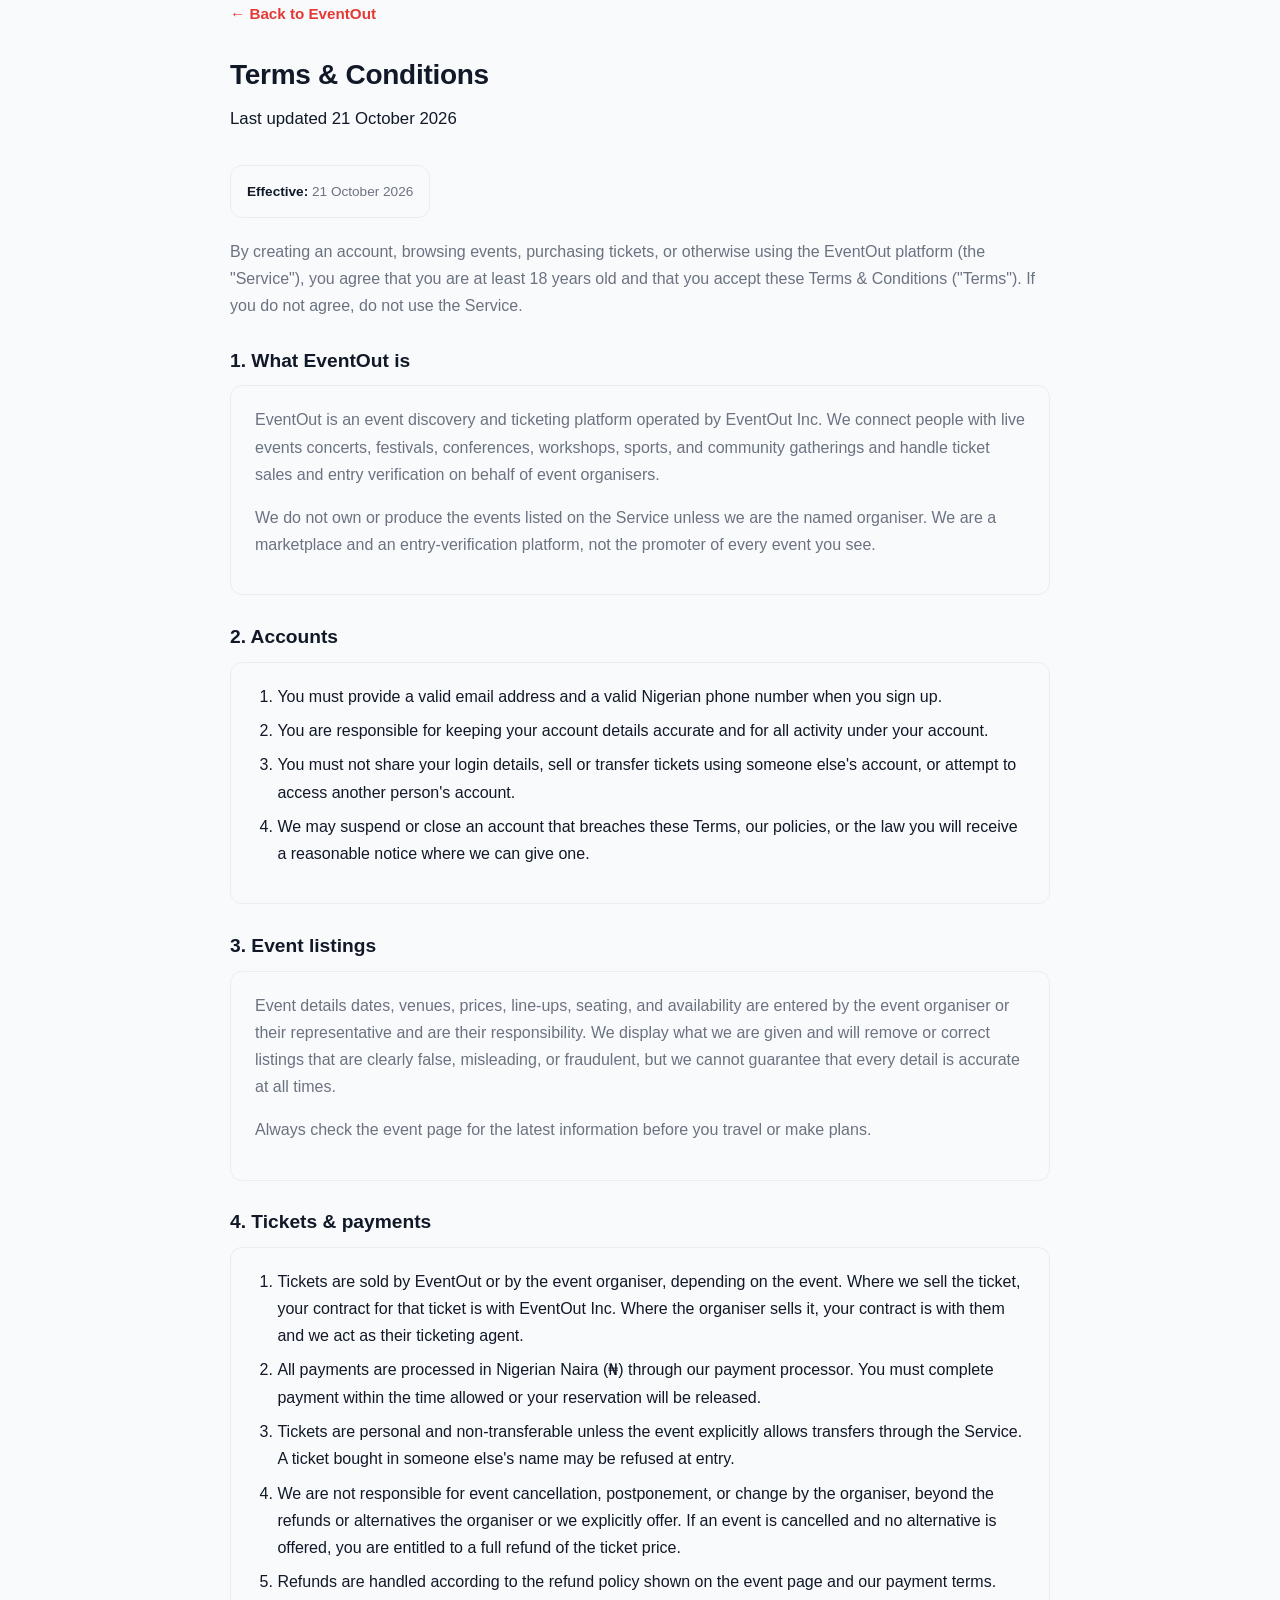
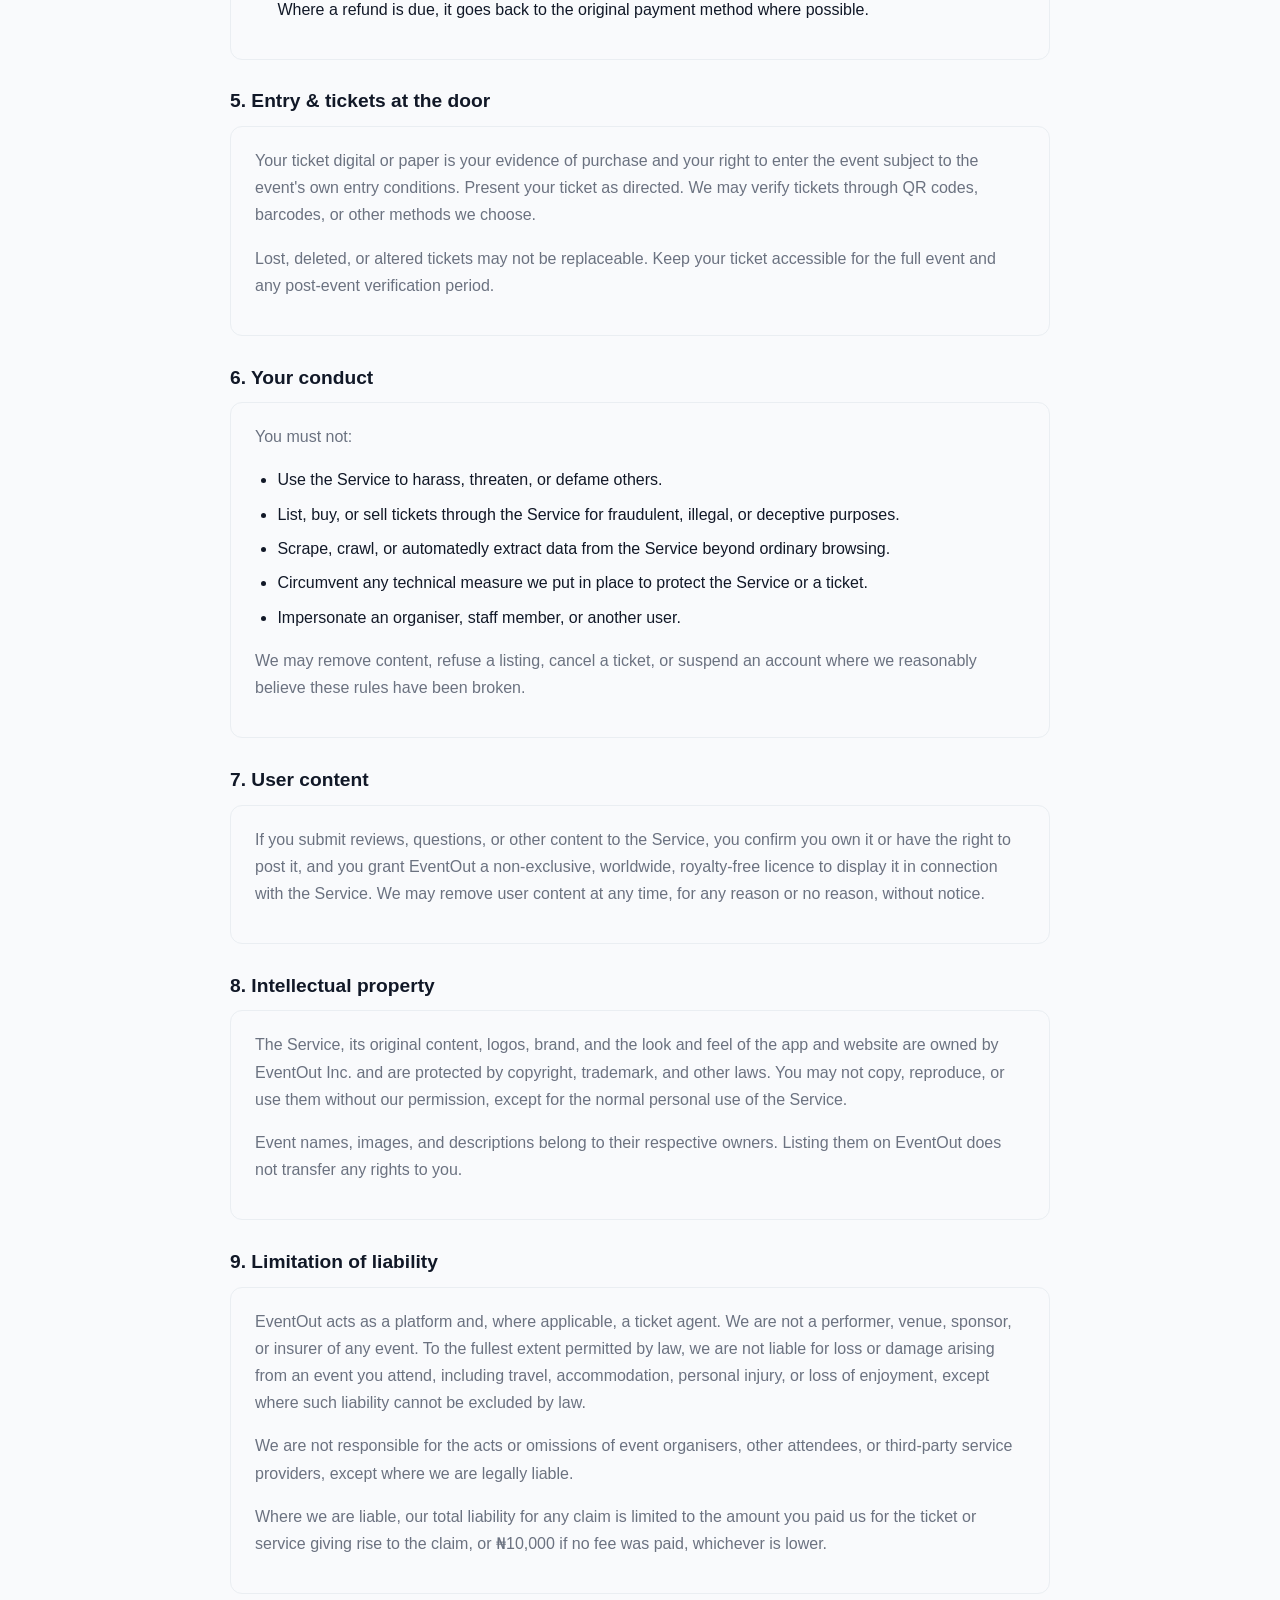
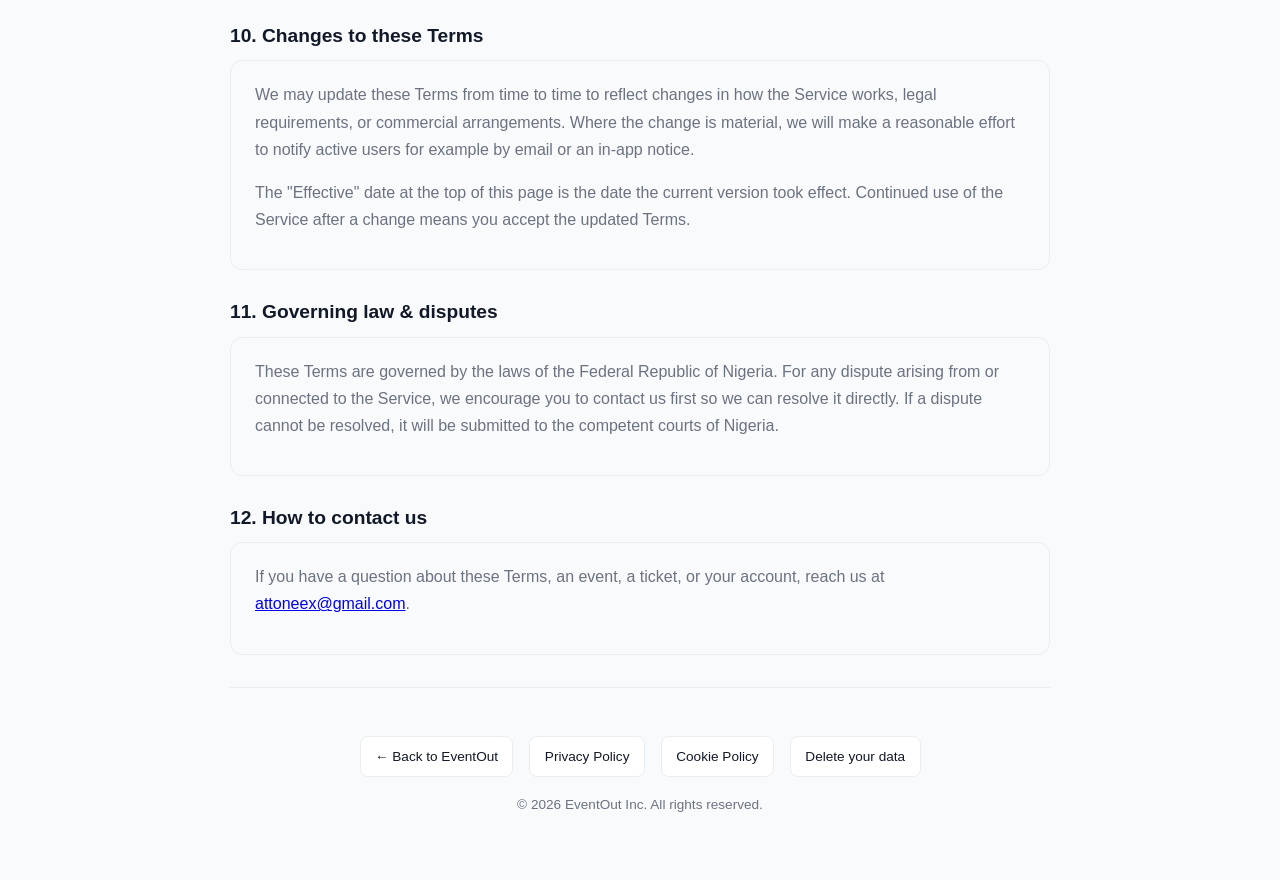
<file: public/pages/terms.html>
<!doctype html>
<html lang="en">
  <head>
    <meta charset="UTF-8" />
    <meta name="viewport" content="width=device-width, initial-scale=1.0" />
    <meta name="description" content="EventOut Terms & Conditions  the rules that govern your use of the EventOut event discovery and ticketing platform." />
    <meta name="robots" content="index, follow" />
    <meta property="og:title" content="EventOut  Terms & Conditions" />
    <meta property="og:description" content="The rules that govern your use of EventOut." />
    <meta property="og:type" content="website" />
    <meta property="og:url" content="https://eventout.com.ng/terms.html" />
    <meta property="og:image" content="/public/assets/brand/logo-wordmark.png" />
    <title>EventOut  Terms & Conditions</title>
    <link rel="canonical" href="https://eventout.com.ng/terms.html" />
    <link rel="icon" type="image/png" href="/public/assets/brand/logo-mark.png" />
    <link rel="apple-touch-icon" href="/public/assets/brand/apple-touch-icon.png" />

    <style>
      :root{
        --primary:#E53935; --text:#111827; --muted:#6b7280;
        --bg:#f9fafc; --card:#fff; --border:#eaeef2;
        --font:'Plus Jakarta Sans',-apple-system,BlinkMacSystemFont,"Segoe UI",Roboto,sans-serif;
      }
      @media(max-width:768px){:root{--container-padding:1rem}}
      *{margin:0;padding:0;box-sizing:border-box}
      body{font-family:var(--font);color:var(--text);background:var(--bg);line-height:1.7}
      .page-wrap{max-width:820px;margin:0 auto;padding:2rem var(--container-padding) 4rem}
      .back-link{display:inline-flex;align-items:center;gap:.4rem;color:var(--primary);text-decoration:none;font-weight:600;font-size:.95rem;margin-bottom:1.5rem}
      .back-link:hover{text-decoration:underline}
      h1{font-size:1.75rem;font-weight:800;margin-bottom:.4rem;letter-spacing:-.01em}
      h2{font-size:1.2rem;font-weight:700;margin:1.6rem 0 .5rem}
      p,.lede{color:var(--muted);margin-bottom:1rem}
      .lede{font-size:1.05rem;color:var(--text);font-weight:500}
      .effective{bg:#fff;border:1px solid var(--border);border-radius:12px;padding:.85rem 1rem;margin:1rem 0 1.25rem;display:inline-block;font-size:.85rem;color:var(--muted)}
      .effective strong{color:var(--text);font-weight:600}
      .section{bg:#fff;border:1px solid var(--border);border-radius:12px;padding:1.25rem 1.5rem;margin-bottom:1rem}
      ol,ul{margin:0 0 1rem 1.4rem;color:var(--text)}
      li{margin-bottom:.45rem}
      .logo-row{display:inline-flex;align-items:center;gap:0;margin-bottom:1.25rem}
      .logo-row .mark{width:30px;height:30px;flex-shrink:0;margin-right:-.5rem}
      .logo-row .word{font-size:1.25rem;font-weight:800;color:var(--primary);font-family:'Plus Jakarta Sans',sans-serif;letter-spacing:-.02em;position:relative;top:1px}
      .footer{text-align:center;padding:2rem 0 3rem;color:var(--muted);font-size:.85rem;border-top:1px solid var(--border);margin-top:2rem}
      .footer a{color:var(--primary);text-decoration:none}
      .footer a:hover{text-decoration:underline}
      .contact-row{display:flex;gap:1rem;flex-wrap:wrap;justify-content:center;margin:1rem 0 0}
      .contact-row a{background:#fff;border:1px solid var(--border);border-radius:8px;padding:.5rem .9rem;text-decoration:none;color:var(--text);font-size:.85rem;font-weight:500;transition:all .2s}
      .contact-row a:hover{border-color:var(--primary);color:var(--primary)}
    </style>
  </head>
  <body>
    <div class="page-wrap">
      <a class="back-link" href="/index.html">← Back to EventOut</a>

      <h1>Terms &amp; Conditions</h1>
      <p class="lede">Last updated 21 October 2026</p>
      <p class="effective"><strong>Effective:</strong> 21 October 2026</p>

      <p>By creating an account, browsing events, purchasing tickets, or otherwise using the EventOut platform (the "Service"), you agree that you are at least 18 years old and that you accept these Terms &amp; Conditions ("Terms"). If you do not agree, do not use the Service.</p>

      <h2>1. What EventOut is</h2>
      <div class="section">
        <p>EventOut is an event discovery and ticketing platform operated by EventOut Inc. We connect people with live events  concerts, festivals, conferences, workshops, sports, and community gatherings  and handle ticket sales and entry verification on behalf of event organisers.</p>
        <p>We do not own or produce the events listed on the Service unless we are the named organiser. We are a marketplace and an entry-verification platform, not the promoter of every event you see.</p>
      </div>

      <h2>2. Accounts</h2>
      <div class="section">
        <ol>
          <li>You must provide a valid email address and a valid Nigerian phone number when you sign up.</li>
          <li>You are responsible for keeping your account details accurate and for all activity under your account.</li>
          <li>You must not share your login details, sell or transfer tickets using someone else's account, or attempt to access another person's account.</li>
          <li>We may suspend or close an account that breaches these Terms, our policies, or the law  you will receive a reasonable notice where we can give one.</li>
        </ol>
      </div>

      <h2>3. Event listings</h2>
      <div class="section">
        <p>Event details  dates, venues, prices, line-ups, seating, and availability  are entered by the event organiser or their representative and are their responsibility. We display what we are given and will remove or correct listings that are clearly false, misleading, or fraudulent, but we cannot guarantee that every detail is accurate at all times.</p>
        <p>Always check the event page for the latest information before you travel or make plans.</p>
      </div>

      <h2>4. Tickets &amp; payments</h2>
      <div class="section">
        <ol>
          <li>Tickets are sold by EventOut or by the event organiser, depending on the event. Where we sell the ticket, your contract for that ticket is with EventOut Inc. Where the organiser sells it, your contract is with them and we act as their ticketing agent.</li>
          <li>All payments are processed in Nigerian Naira (₦) through our payment processor. You must complete payment within the time allowed or your reservation will be released.</li>
          <li>Tickets are personal and non-transferable unless the event explicitly allows transfers through the Service. A ticket bought in someone else's name may be refused at entry.</li>
          <li>We are not responsible for event cancellation, postponement, or change by the organiser, beyond the refunds or alternatives the organiser or we explicitly offer. If an event is cancelled and no alternative is offered, you are entitled to a full refund of the ticket price.</li>
          <li>Refunds are handled according to the refund policy shown on the event page and our payment terms. Where a refund is due, it goes back to the original payment method where possible.</li>
        </ol>
      </div>

      <h2>5. Entry &amp; tickets at the door</h2>
      <div class="section">
        <p>Your ticket  digital or paper  is your evidence of purchase and your right to enter the event subject to the event's own entry conditions. Present your ticket as directed. We may verify tickets through QR codes, barcodes, or other methods we choose.</p>
        <p>Lost, deleted, or altered tickets may not be replaceable. Keep your ticket accessible for the full event and any post-event verification period.</p>
      </div>

      <h2>6. Your conduct</h2>
      <div class="section">
        <p>You must not:</p>
        <ul>
          <li>Use the Service to harass, threaten, or defame others.</li>
          <li>List, buy, or sell tickets through the Service for fraudulent, illegal, or deceptive purposes.</li>
          <li>Scrape, crawl, or automatedly extract data from the Service beyond ordinary browsing.</li>
          <li>Circumvent any technical measure we put in place to protect the Service or a ticket.</li>
          <li>Impersonate an organiser, staff member, or another user.</li>
        </ul>
        <p>We may remove content, refuse a listing, cancel a ticket, or suspend an account where we reasonably believe these rules have been broken.</p>
      </div>

      <h2>7. User content</h2>
      <div class="section">
        <p>If you submit reviews, questions, or other content to the Service, you confirm you own it or have the right to post it, and you grant EventOut a non-exclusive, worldwide, royalty-free licence to display it in connection with the Service. We may remove user content at any time, for any reason or no reason, without notice.</p>
      </div>

      <h2>8. Intellectual property</h2>
      <div class="section">
        <p>The Service, its original content, logos, brand, and the look and feel of the app and website are owned by EventOut Inc. and are protected by copyright, trademark, and other laws. You may not copy, reproduce, or use them without our permission, except for the normal personal use of the Service.</p>
        <p>Event names, images, and descriptions belong to their respective owners. Listing them on EventOut does not transfer any rights to you.</p>
      </div>

      <h2>9. Limitation of liability</h2>
      <div class="section">
        <p>EventOut acts as a platform and, where applicable, a ticket agent. We are not a performer, venue, sponsor, or insurer of any event. To the fullest extent permitted by law, we are not liable for loss or damage arising from an event you attend, including travel, accommodation, personal injury, or loss of enjoyment, except where such liability cannot be excluded by law.</p>
        <p>We are not responsible for the acts or omissions of event organisers, other attendees, or third-party service providers, except where we are legally liable.</p>
        <p>Where we are liable, our total liability for any claim is limited to the amount you paid us for the ticket or service giving rise to the claim, or ₦10,000 if no fee was paid, whichever is lower.</p>
      </div>

      <h2>10. Changes to these Terms</h2>
      <div class="section">
        <p>We may update these Terms from time to time to reflect changes in how the Service works, legal requirements, or commercial arrangements. Where the change is material, we will make a reasonable effort to notify active users  for example by email or an in-app notice.</p>
        <p>The "Effective" date at the top of this page is the date the current version took effect. Continued use of the Service after a change means you accept the updated Terms.</p>
      </div>

      <h2>11. Governing law &amp; disputes</h2>
      <div class="section">
        <p>These Terms are governed by the laws of the Federal Republic of Nigeria. For any dispute arising from or connected to the Service, we encourage you to contact us first so we can resolve it directly. If a dispute cannot be resolved, it will be submitted to the competent courts of Nigeria.</p>
      </div>

      <h2>12. How to contact us</h2>
      <div class="section">
        <p>If you have a question about these Terms, an event, a ticket, or your account, reach us at <a href="mailto:attoneex@gmail.com">attoneex@gmail.com</a>.</p>
      </div>

      <div class="footer">
        <div class="contact-row">
          <a href="/index.html">← Back to EventOut</a>
          <a href="/privacy.html">Privacy Policy</a>
          <a href="/cookies.html">Cookie Policy</a>
          <a href="/delete-data.html">Delete your data</a>
        </div>
        <p style="margin-top:1rem">&copy; 2026 EventOut Inc. All rights reserved.</p>
      </div>
    </div>
  </body>
</html>
</file>
